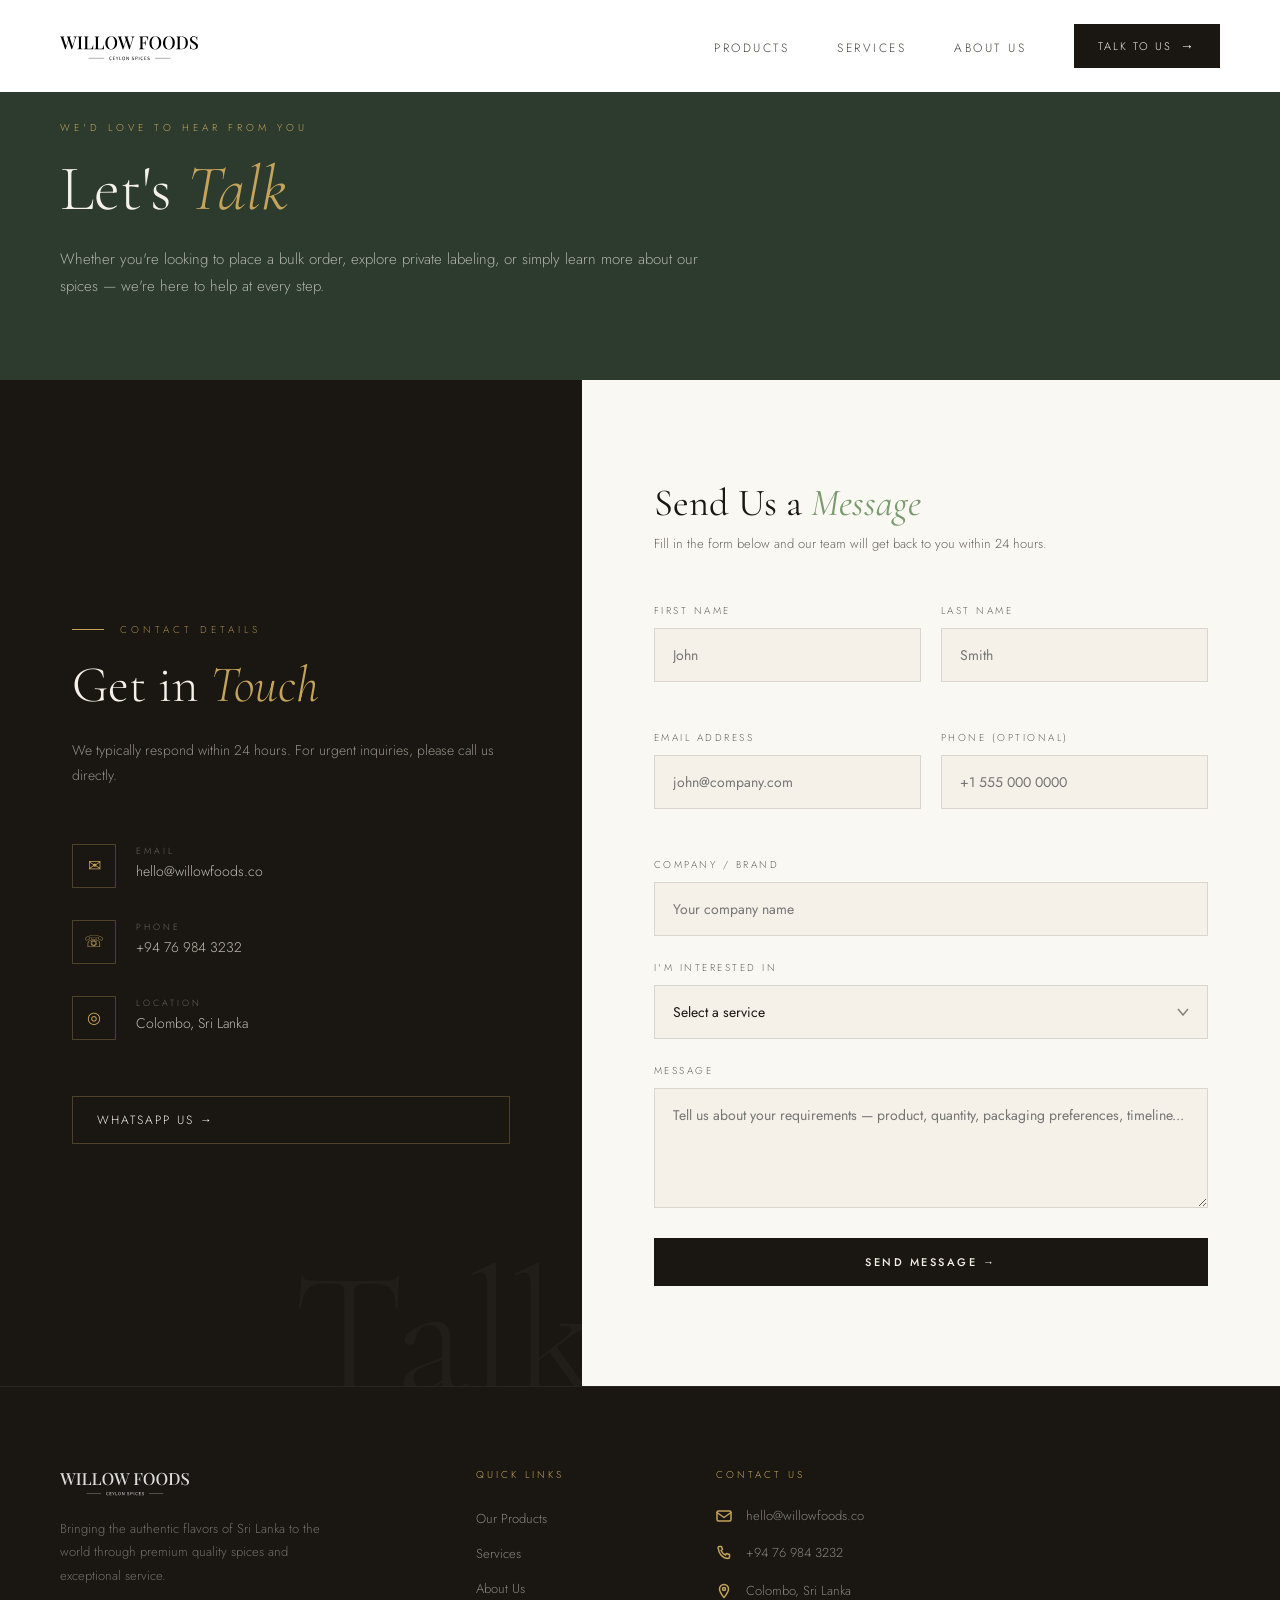
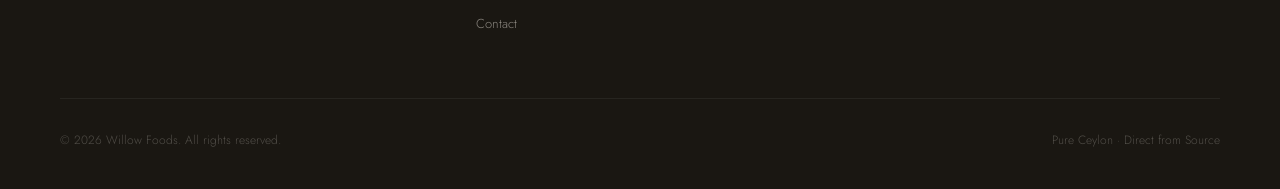
<file: contact.html>
<!DOCTYPE html>
<html lang="en">
<head>
<meta charset="UTF-8">
<meta name="viewport" content="width=device-width, initial-scale=1.0">
<title>Contact Us — Willow Foods</title>
<meta name="description" content="Get in touch with Willow Foods for bulk spice orders, private labeling inquiries, product samples or general questions. Based in Colombo, Sri Lanka.">
<meta property="og:title" content="Contact Us — Willow Foods">
<meta property="og:description" content="Contact Willow Foods for bulk spice orders, private labeling, product samples or any inquiries about our premium Ceylon spices.">
<meta property="og:type" content="website">
<meta property="og:image" content="https://images.unsplash.com/photo-1596040033229-a9821ebd058d?w=1200&q=80">
<link rel="canonical" href="https://willowfoods.co/contact.html">
<link rel="stylesheet" href="style.css">
<style>
.contact-layout { display:grid; grid-template-columns:1fr 1.2fr; min-height:700px; }
.contact-info { background:var(--dark); padding:100px 72px; display:flex; flex-direction:column; justify-content:center; position:relative; overflow:hidden; }
.contact-info::before { content:'Talk'; position:absolute; bottom:-40px; right:-20px; font-family:'Cormorant Garamond',serif; font-size:180px; font-weight:300; color:rgba(255,255,255,0.03); line-height:1; pointer-events:none; }
.contact-info-title { font-family:'Cormorant Garamond',serif; font-size:clamp(36px,4vw,56px); font-weight:300; color:var(--cream); line-height:1.1; margin-bottom:24px; }
.contact-info-title em { font-style:italic; color:var(--gold); }
.contact-info-sub { font-size:14px; line-height:1.8; color:rgba(245,240,232,0.55); margin-bottom:56px; }
.contact-detail { display:flex; align-items:flex-start; gap:20px; margin-bottom:32px; }
.contact-detail-icon { width:44px; height:44px; border:1px solid rgba(196,163,90,0.3); display:flex; align-items:center; justify-content:center; color:var(--gold); font-size:16px; flex-shrink:0; }
.contact-detail-content {}
.contact-detail-label { font-size:9px; letter-spacing:3px; text-transform:uppercase; color:rgba(245,240,232,0.35); margin-bottom:4px; }
.contact-detail-value { font-size:14px; color:rgba(245,240,232,0.75); line-height:1.5; }
.contact-divider { width:32px; height:1px; background:rgba(196,163,90,0.3); margin:40px 0; }

.contact-form-wrap { background:var(--warm-white); padding:100px 72px; display:flex; flex-direction:column; justify-content:center; }
.form-title { font-family:'Cormorant Garamond',serif; font-size:clamp(28px,3vw,40px); font-weight:400; color:var(--dark); margin-bottom:8px; }
.form-sub { font-size:13px; color:var(--text-light); margin-bottom:48px; line-height:1.6; }
.form-group { margin-bottom:24px; }
.form-row { display:grid; grid-template-columns:1fr 1fr; gap:20px; margin-bottom:24px; }
.form-group label { display:block; font-size:10px; letter-spacing:2.5px; text-transform:uppercase; color:var(--text-light); margin-bottom:10px; }
.form-group input, .form-group select, .form-group textarea {
  width:100%; border:1px solid var(--border); background:var(--cream); padding:16px 18px;
  font-family:'Jost',sans-serif; font-size:14px; color:var(--dark); outline:none; transition:border-color 0.3s;
}
.form-group input:focus, .form-group select:focus, .form-group textarea:focus { border-color:var(--gold); }
.form-group textarea { resize:vertical; min-height:120px; }
.form-group select { cursor:pointer; appearance:none; background-image:url("data:image/svg+xml,%3Csvg width='12' height='8' viewBox='0 0 12 8' fill='none' xmlns='http://www.w3.org/2000/svg'%3E%3Cpath d='M1 1L6 7L11 1' stroke='%238A8078' stroke-width='1.5'/%3E%3C/svg%3E"); background-repeat:no-repeat; background-position:right 18px center; }
.form-success { display:none; text-align:center; padding:48px 0; }
.form-success .success-icon { font-size:40px; color:var(--gold); margin-bottom:16px; }
.form-success h3 { font-family:'Cormorant Garamond',serif; font-size:28px; font-weight:400; color:var(--dark); margin-bottom:12px; }
.form-success p { font-size:14px; color:var(--text-light); line-height:1.7; }
.whatsapp-btn { display:inline-flex; align-items:center; gap:10px; margin-top:24px; padding:14px 24px; border:1px solid rgba(196,163,90,0.3); color:var(--cream); text-decoration:none; font-size:12px; letter-spacing:2px; text-transform:uppercase; transition:border-color 0.3s; }
.whatsapp-btn:hover { border-color:rgba(196,163,90,0.7); }
@media (max-width:768px) {
  .contact-layout { grid-template-columns:1fr; }
  .contact-info { padding:60px 24px; }
  .contact-info::before { font-size:120px; }
  .contact-form-wrap { padding:60px 24px; }
  .form-row { grid-template-columns:1fr; gap:0; }
  .whatsapp-btn { width:100%; justify-content:center; box-sizing:border-box; }
}
</style>
</head>
<body>
<a href="#main-content" class="skip-link">Skip to main content</a>
<div id="nav-placeholder"></div>

<section class="page-hero" id="main-content" style="--img:url('https://images.unsplash.com/photo-1578269174936-2709b6aeb913?w=1200&q=80');padding:120px 60px 80px;">
  <style>.page-hero::before{background-image:var(--img);}</style>
  <div class="page-hero-content">
    <div class="page-hero-eyebrow">We'd Love to Hear from You</div>
    <h1>Let's <em>Talk</em></h1>
    <p>Whether you're looking to place a bulk order, explore private labeling, or simply learn more about our spices — we're here to help at every step.</p>
  </div>
</section>



<div class="contact-layout">
  <div class="contact-info">
    <div class="section-label reveal" style="--gold:#C4A35A"><span style="color:rgba(196,163,90,0.8);font-size:10px;letter-spacing:4px;text-transform:uppercase;">Contact Details</span></div>
    <h2 class="contact-info-title reveal">Get in <em>Touch</em></h2>
    <p class="contact-info-sub reveal">We typically respond within 24 hours. For urgent inquiries, please call us directly.</p>

    <div class="contact-detail reveal">
      <div class="contact-detail-icon">✉</div>
      <div class="contact-detail-content">
        <div class="contact-detail-label">Email</div>
        <div class="contact-detail-value">hello@willowfoods.co</div>
      </div>
    </div>
    <div class="contact-detail reveal reveal-delay-1">
      <div class="contact-detail-icon">☏</div>
      <div class="contact-detail-content">
        <div class="contact-detail-label">Phone</div>
        <div class="contact-detail-value">+94 76 984 3232</div>
      </div>
    </div>
    <div class="contact-detail reveal reveal-delay-2">
      <div class="contact-detail-icon">◎</div>
      <div class="contact-detail-content">
        <div class="contact-detail-label">Location</div>
        <div class="contact-detail-value">Colombo, Sri Lanka</div>
      </div>
    </div>

    <a href="https://wa.me/94769843232" target="_blank" rel="noopener" class="whatsapp-btn reveal">WhatsApp Us →</a>

  </div>

  <div class="contact-form-wrap">
    <div id="formWrap">
      <h2 class="form-title reveal">Send Us a <em style="font-style:italic;color:var(--sage)">Message</em></h2>
      <p class="form-sub reveal">Fill in the form below and our team will get back to you within 24 hours.</p>
      <form id="contactForm" novalidate>
      <div class="form-row">
        <div class="form-group reveal"><label for="first-name">First Name</label><input id="first-name" type="text" name="first_name" placeholder="John" required></div>
        <div class="form-group reveal reveal-delay-1"><label for="last-name">Last Name</label><input id="last-name" type="text" name="last_name" placeholder="Smith"></div>
      </div>
      <div class="form-row">
        <div class="form-group reveal"><label for="email">Email Address</label><input id="email" type="email" name="email" placeholder="john@company.com" required></div>
        <div class="form-group reveal reveal-delay-1"><label for="phone">Phone (Optional)</label><input id="phone" type="tel" name="phone" placeholder="+1 555 000 0000"></div>
      </div>
      <div class="form-group reveal">
        <label for="company">Company / Brand</label>
        <input id="company" type="text" name="company" placeholder="Your company name">
      </div>
      <div class="form-group reveal">
        <label for="service">I'm Interested In</label>
        <select id="service" name="interest">
          <option value="">Select a service</option>
          <option>Bulk Exporting</option>
          <option>Private Labeling</option>
          <option>Product Samples</option>
          <option>Worldwide Shipping</option>
          <option>General Inquiry</option>
        </select>
      </div>
      <div class="form-group reveal">
        <label for="message">Message</label>
        <textarea id="message" name="message" placeholder="Tell us about your requirements — product, quantity, packaging preferences, timeline..."></textarea>
      </div>
      <div class="reveal">
        <button type="submit" class="btn-dark" id="submitBtn">Send Message →</button>
      </div>
      </form>
    </div>
    <div class="form-success" id="formSuccess">
      <div class="success-icon">✓</div>
      <h3>Message Received</h3>
      <p>Thank you for reaching out to Willow Foods.<br>Our team will be in touch within 24 hours.</p>
    </div>
  </div>
</div>

<div id="footer-placeholder"></div>
<script src="shared.js"></script>
<script>
injectNav();injectFooter();initReveal();
document.getElementById('contactForm').addEventListener('submit', async function(e) {
  e.preventDefault();
  const fields = { 'first-name': 'First name', 'last-name': 'Last name', email: 'Email address', company: 'Company name', message: 'Message' };
  let valid = true;
  document.querySelectorAll('.form-error').forEach(e => e.remove());
  document.querySelectorAll('.form-group input, .form-group textarea').forEach(el => el.style.borderColor = '');
  for (const [id, label] of Object.entries(fields)) {
    const el = document.getElementById(id);
    if (!el || !el.value.trim()) {
      valid = false;
      const err = document.createElement('div');
      err.className = 'form-error';
      err.style = 'font-size:12px;color:#8B3A1C;margin-top:6px;';
      err.textContent = label + ' is required';
      el.parentNode.appendChild(err);
      el.style.borderColor = '#8B3A1C';
    }
  }
  if (!valid) return;
  const btn = document.getElementById('submitBtn');
  btn.textContent = 'Sending…';
  btn.disabled = true;
  const data = new FormData(this);
  const res = await fetch('https://formspree.io/f/mkopwlae', { method: 'POST', body: data, headers: { 'Accept': 'application/json' } });
  if (res.ok) {
    document.getElementById('formWrap').style.display = 'none';
    document.getElementById('formSuccess').style.display = 'block';
  } else {
    btn.textContent = 'Send Message →';
    btn.disabled = false;
    alert('Something went wrong. Please try again or email us directly at hello@willowfoods.co');
  }
});
</script>
</body>
</html>
</file>
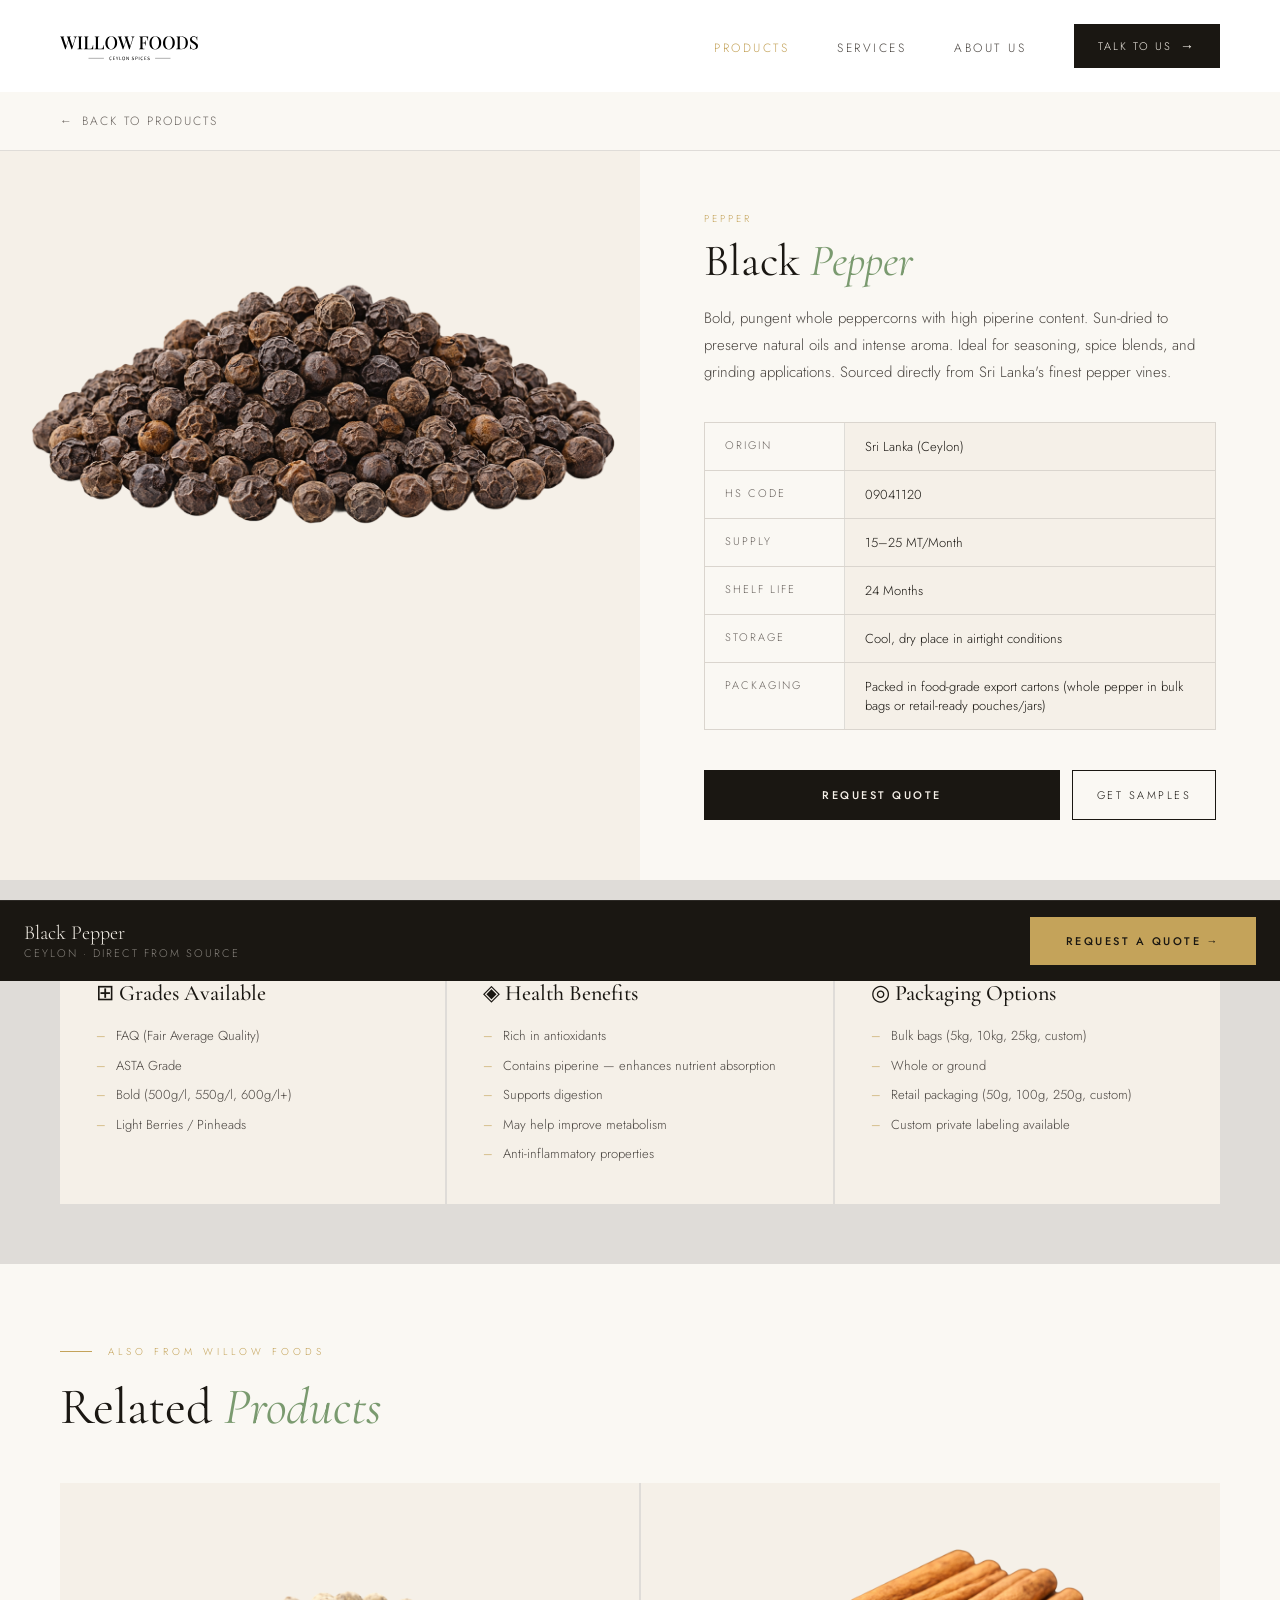
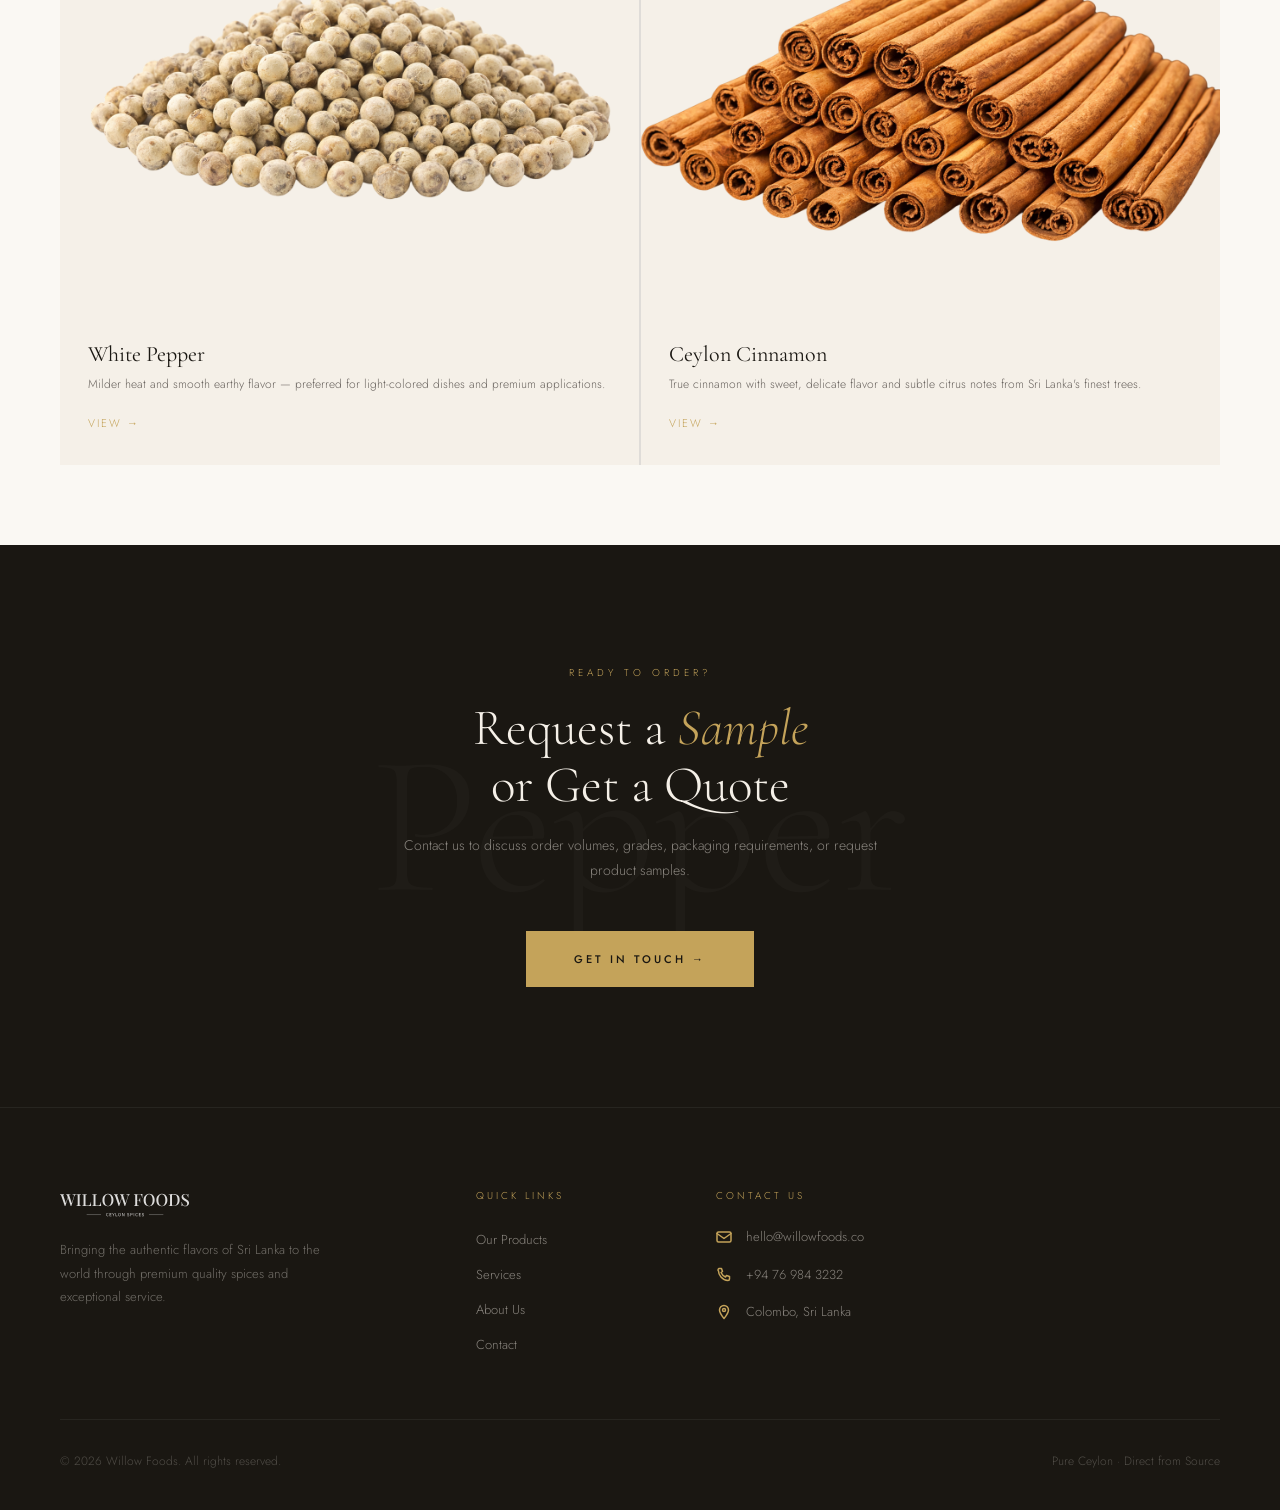
<file: product-black-pepper.html>
<!DOCTYPE html>
<html lang="en">
<head>
<meta charset="UTF-8">
<meta name="viewport" content="width=device-width, initial-scale=1.0">
<title>Black Pepper — Willow Foods</title>
<meta name="description" content="Premium Ceylon black pepper. FAQ and ASTA grades, bold 500g/l+. 15–25 MT/month supply from Sri Lanka. Bulk export and private labeling.">
<meta property="og:title" content="Black Pepper — Willow Foods">
<meta property="og:description" content="Bold Ceylon black pepper with high piperine content. FAQ and ASTA grades, bulk export and private labeling from Sri Lanka.">
<meta property="og:type" content="website">
<meta property="og:image" content="https://willowfoods.co/images/black-pepper.png">
<link rel="canonical" href="https://willowfoods.co/product-black-pepper.html">
<link rel="stylesheet" href="style.css">
<style>
.product-layout{display:grid;grid-template-columns:1fr 1fr;gap:0;min-height:600px;}
.product-gallery{background:var(--cream);position:relative;overflow:hidden;}
.gallery-main{width:100%;height:520px;overflow:hidden;}
.gallery-main img{width:100%;height:100%;object-fit:cover;transition:transform 0.8s;}
.gallery-main:hover img{transform:scale(1.04);}
.gallery-thumbs{display:grid;grid-template-columns:repeat(4,1fr);gap:3px;padding:3px;background:var(--border);}
.gallery-thumb{aspect-ratio:1;overflow:hidden;cursor:pointer;opacity:0.6;transition:opacity 0.3s;}
.gallery-thumb.active{opacity:1;outline:2px solid var(--gold);}
.gallery-thumb:hover{opacity:1;}
.gallery-thumb img{width:100%;height:100%;object-fit:cover;}
.product-details{padding:60px 64px;display:flex;flex-direction:column;background:var(--warm-white);}
.product-details h1{font-family:'Cormorant Garamond',serif;font-size:clamp(36px,3.5vw,54px);font-weight:400;line-height:1.05;color:var(--dark);margin-bottom:20px;}
.product-lead{font-size:15px;line-height:1.8;color:var(--text-mid);margin-bottom:36px;}
.product-specs{background:var(--cream);border:1px solid var(--border);padding:0;margin-bottom:32px;}
.spec-row{display:grid;grid-template-columns:140px 1fr;border-bottom:1px solid var(--border);}
.spec-row:last-child{border-bottom:none;}
.spec-label{padding:14px 20px;font-size:11px;letter-spacing:2px;text-transform:uppercase;color:var(--text-light);background:var(--warm-white);border-right:1px solid var(--border);}
.spec-val{padding:14px 20px;font-size:13px;color:var(--dark);}
.product-cta-area{display:flex;gap:12px;margin-top:8px;}
.product-info-grid{display:grid;grid-template-columns:repeat(3,1fr);gap:2px;background:var(--border);padding:60px 60px;}
.info-card{background:var(--cream);padding:40px 36px;}
.info-card-title{font-family:'Cormorant Garamond',serif;font-size:22px;font-weight:500;color:var(--dark);margin-bottom:20px;}
.info-list{list-style:none;display:flex;flex-direction:column;gap:10px;}
.info-list li{font-size:13px;color:var(--text-mid);display:flex;align-items:flex-start;gap:10px;line-height:1.5;}
.info-list li::before{content:'–';color:var(--gold);flex-shrink:0;}
.related-products{padding:80px 60px;background:var(--warm-white);}
.related-grid{display:grid;grid-template-columns:repeat(2,1fr);gap:2px;background:var(--border);margin-top:48px;}
.related-card{background:var(--cream);overflow:hidden;text-decoration:none;display:block;}
.related-img{aspect-ratio:4/3;overflow:hidden;}
.related-img img{width:100%;height:100%;object-fit:cover;transition:transform 0.6s;display:block;}
.related-card:hover .related-img img{transform:scale(1.06);}
.related-info{padding:24px 28px 32px;}
.related-name{font-family:'Cormorant Garamond',serif;font-size:22px;font-weight:400;color:var(--dark);margin-bottom:8px;}
.related-desc{font-size:12px;line-height:1.6;color:var(--text-light);margin-bottom:16px;}
.related-link{font-size:11px;letter-spacing:2px;text-transform:uppercase;color:var(--gold);}
@media (max-width:768px) {
  .product-layout { grid-template-columns:1fr; }
  .gallery-main { height:280px; }
  .product-details { padding:40px 24px; }
  .product-cta-area { flex-direction:column; }
  .product-info-grid { grid-template-columns:1fr; padding:40px 24px; }
  .related-products { padding:60px 24px; }
  .related-grid { grid-template-columns:1fr; }
}
</style>
</head>
<body>
<a href="#main-content" class="skip-link">Skip to main content</a>
<div id="nav-placeholder"></div>
<a href="/products" class="back-link">Back to Products</a>

<div class="product-layout" id="main-content">
  <div class="product-gallery">
    <div class="gallery-main">
      <img src="images/black-pepper.png" alt="Black Pepper" id="mainImg" loading="eager" fetchpriority="high" width="800" height="600">
    </div>
  </div>
  <div class="product-details">
    <div style="font-size:10px;letter-spacing:3px;text-transform:uppercase;color:var(--gold);margin-bottom:12px">Pepper</div>
    <h1>Black <em style="font-style:italic;color:var(--sage)">Pepper</em></h1>
    <p class="product-lead">Bold, pungent whole peppercorns with high piperine content. Sun-dried to preserve natural oils and intense aroma. Ideal for seasoning, spice blends, and grinding applications. Sourced directly from Sri Lanka's finest pepper vines.</p>
    <div class="product-specs">
      <div class="spec-row"><span class="spec-label">Origin</span><span class="spec-val">Sri Lanka (Ceylon)</span></div>
      <div class="spec-row"><span class="spec-label">HS Code</span><span class="spec-val">09041120</span></div>
      <div class="spec-row"><span class="spec-label">Supply</span><span class="spec-val">15–25 MT/Month</span></div>
      <div class="spec-row"><span class="spec-label">Shelf Life</span><span class="spec-val">24 Months</span></div>
      <div class="spec-row"><span class="spec-label">Storage</span><span class="spec-val">Cool, dry place in airtight conditions</span></div>
      <div class="spec-row"><span class="spec-label">Packaging</span><span class="spec-val">Packed in food-grade export cartons (whole pepper in bulk bags or retail-ready pouches/jars)</span></div>
    </div>
    <div class="product-cta-area">
      <a href="/contact" class="btn-dark" style="flex:1">Request Quote</a>
      <a href="/contact" class="btn-outline-dark" style="padding:16px 24px">Get Samples</a>
    </div>
  </div>
</div>

<div class="product-info-grid">
  <div class="info-card reveal">
    <div class="info-card-title">⊞ Grades Available</div>
    <ul class="info-list">
      <li>FAQ (Fair Average Quality)</li>
      <li>ASTA Grade</li>
      <li>Bold (500g/l, 550g/l, 600g/l+)</li>
      <li>Light Berries / Pinheads</li>
    </ul>
  </div>
  <div class="info-card reveal reveal-delay-1">
    <div class="info-card-title">◈ Health Benefits</div>
    <ul class="info-list">
      <li>Rich in antioxidants</li>
      <li>Contains piperine — enhances nutrient absorption</li>
      <li>Supports digestion</li>
      <li>May help improve metabolism</li>
      <li>Anti-inflammatory properties</li>
    </ul>
  </div>
  <div class="info-card reveal reveal-delay-2">
    <div class="info-card-title">◎ Packaging Options</div>
    <ul class="info-list">
      <li>Bulk bags (5kg, 10kg, 25kg, custom)</li>
      <li>Whole or ground</li>
      <li>Retail packaging (50g, 100g, 250g, custom)</li>
      <li>Custom private labeling available</li>
    </ul>
  </div>
</div>

<section class="related-products">
  <div class="section-label reveal"><span>Also From Willow Foods</span></div>
  <h2 class="section-title reveal">Related <em>Products</em></h2>
  <div class="related-grid">
    <a href="/product-white-pepper" class="related-card reveal">
      <div class="related-img"><img src="images/white-pepper.png" alt="White Pepper" loading="lazy" width="800" height="600"></div>
      <div class="related-info"><div class="related-name">White Pepper</div><div class="related-desc">Milder heat and smooth earthy flavor — preferred for light-colored dishes and premium applications.</div><span class="related-link">View →</span></div>
    </a>
    <a href="/product-cinnamon" class="related-card reveal reveal-delay-1">
      <div class="related-img"><img src="images/cin.png" alt="Ceylon Cinnamon" loading="lazy" width="800" height="600"></div>
      <div class="related-info"><div class="related-name">Ceylon Cinnamon</div><div class="related-desc">True cinnamon with sweet, delicate flavor and subtle citrus notes from Sri Lanka's finest trees.</div><span class="related-link">View →</span></div>
    </a>
  </div>
</section>

<section class="cta-section">
  <div class="cta-bg-text">Pepper</div>
  <div class="cta-eyebrow reveal">Ready to Order?</div>
  <h2 class="cta-title reveal">Request a <em>Sample</em><br>or Get a Quote</h2>
  <p class="cta-sub reveal">Contact us to discuss order volumes, grades, packaging requirements, or request product samples.</p>
  <div class="cta-btn-wrap reveal"><a href="/contact" class="btn-cta">Get in Touch →</a></div>
</section>

<div id="footer-placeholder"></div>
<script src="shared.js"></script>
<script type="application/ld+json">{"@context":"https://schema.org","@type":"Product","name":"Black Pepper","description":"Premium Ceylon black pepper. FAQ and ASTA grades, bold 500g/l+. Sourced from Sri Lanka.","brand":{"@type":"Brand","name":"Willow Foods"},"offers":{"@type":"AggregateOffer","priceCurrency":"USD","availability":"https://schema.org/InStock"}}</script>
<script>
injectNav();injectFooter();initReveal();
function switchImg(thumb,src){document.querySelectorAll('.gallery-thumb').forEach(t=>t.classList.remove('active'));thumb.classList.add('active');document.getElementById('mainImg').src=src;}
</script>
<div class="sticky-cta" id="stickyCta">
  <div><div class="sticky-cta-name">Black Pepper</div><div class="sticky-cta-sub">Ceylon · Direct from Source</div></div>
  <a href="/contact" class="btn-primary">Request a Quote →</a>
</div>
<script>
window.addEventListener('scroll', () => {
  document.getElementById('stickyCta').classList.toggle('visible', window.scrollY > 400);
});
</script>
</body>
</html>
</file>
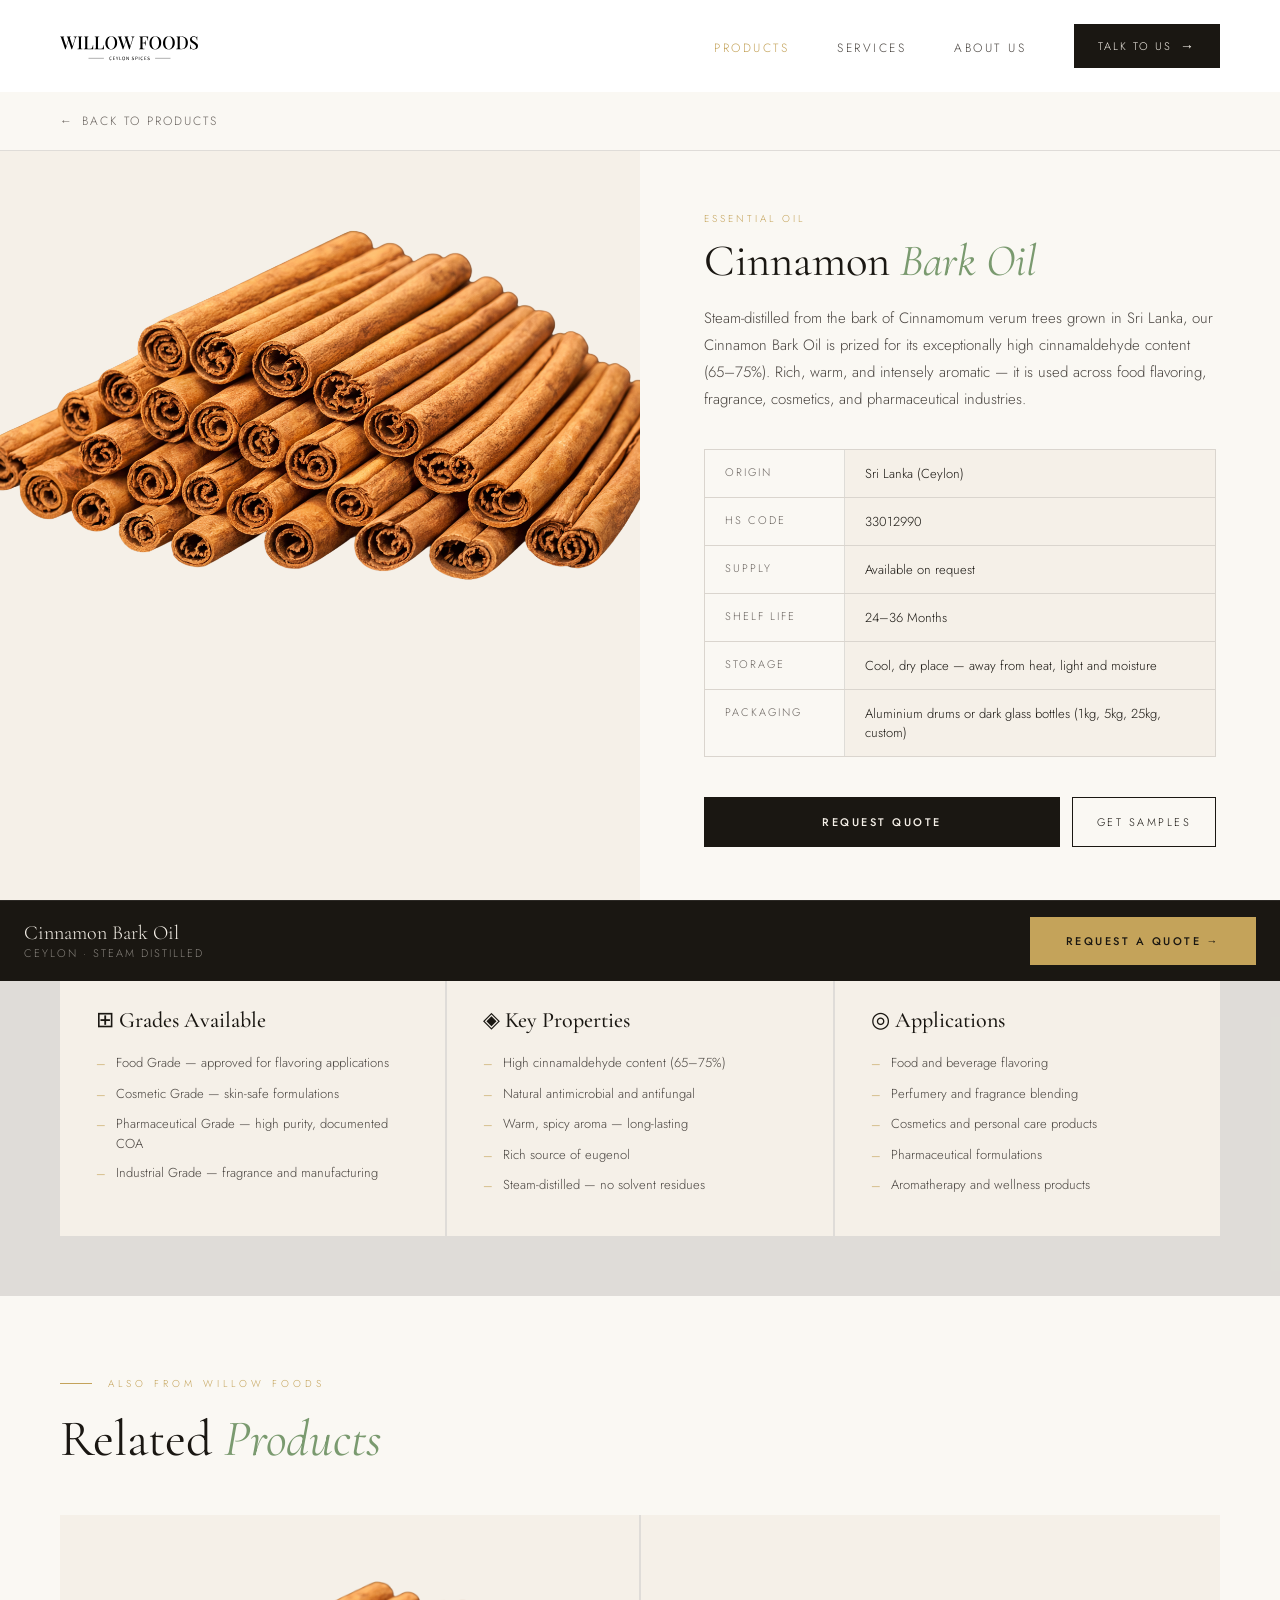
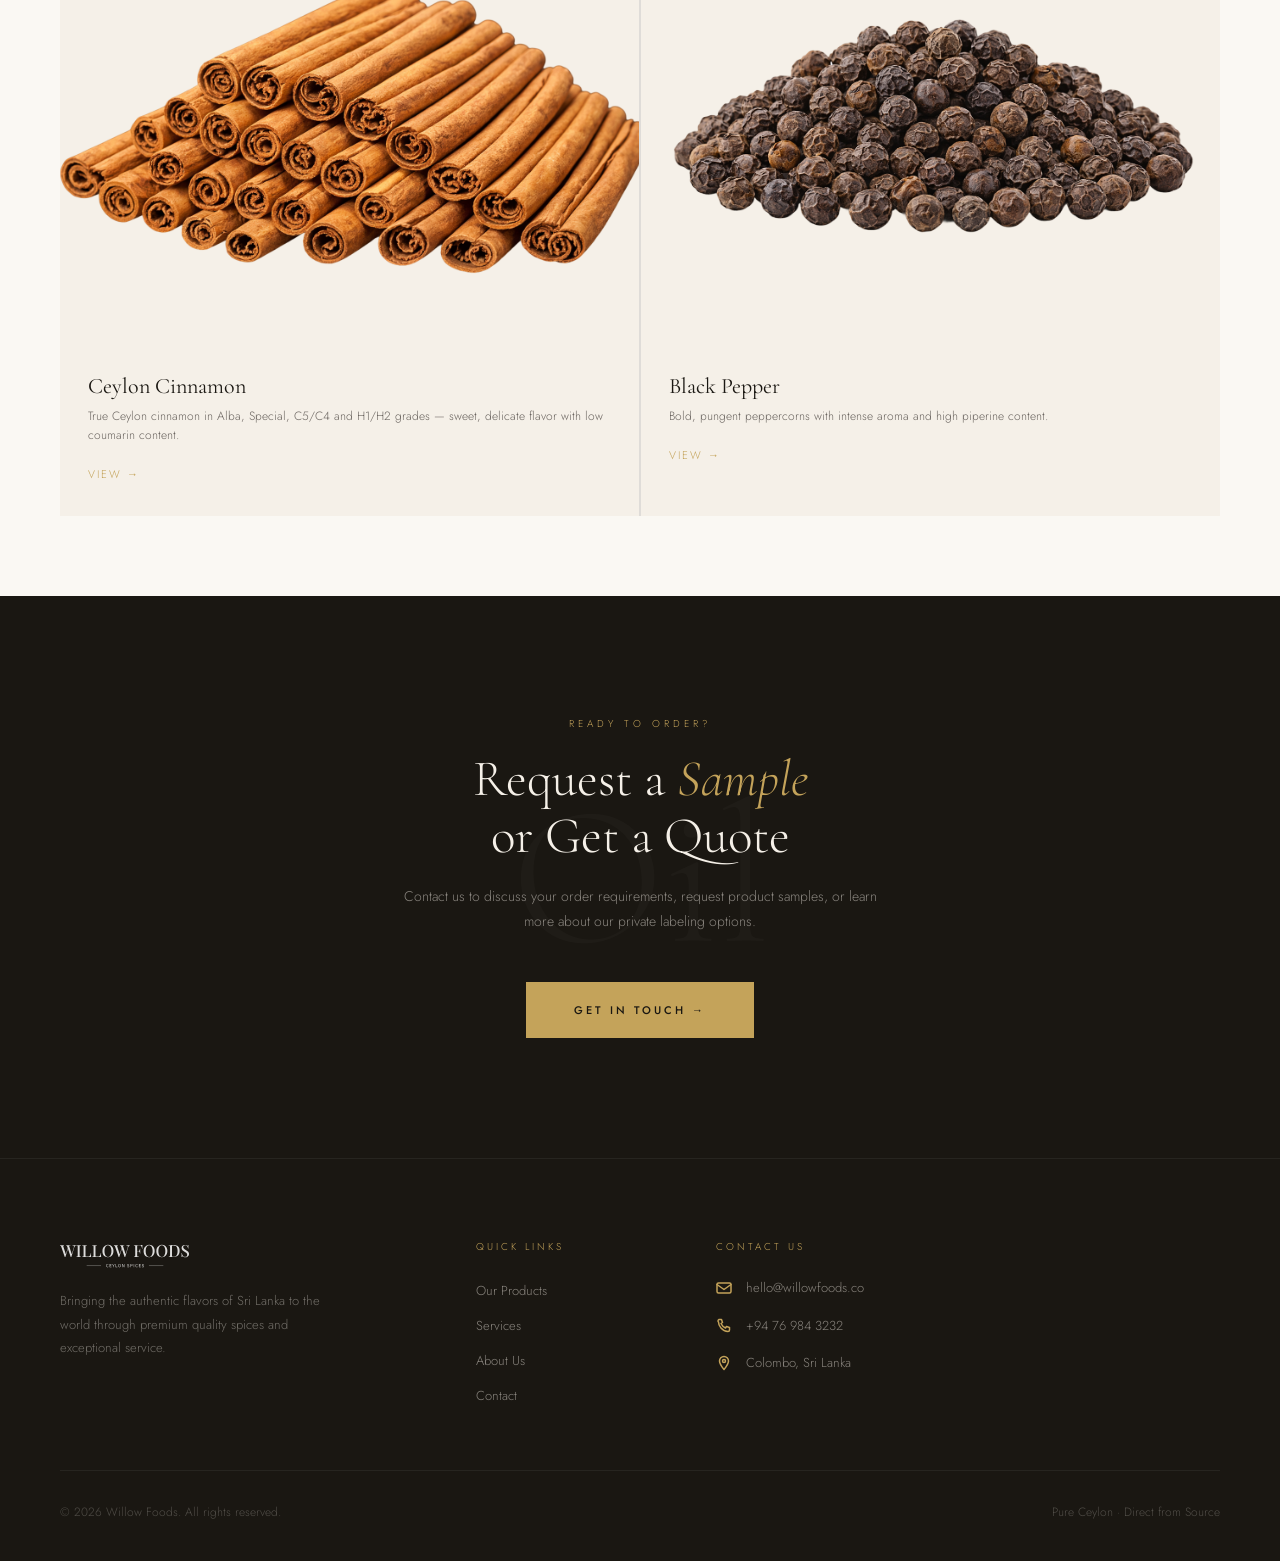
<file: product-cinnamon-bark-oil.html>
<!DOCTYPE html>
<html lang="en">
<head>
<meta charset="UTF-8">
<meta name="viewport" content="width=device-width, initial-scale=1.0">
<title>Cinnamon Bark Oil — Willow Foods</title>
<meta name="description" content="Ceylon Cinnamon Bark Oil (Cinnamomum verum) steam-distilled in Sri Lanka. High cinnamaldehyde content. Food grade, cosmetic grade and pharmaceutical grade available. Bulk export and private labeling.">
<meta property="og:title" content="Cinnamon Bark Oil — Willow Foods">
<meta property="og:description" content="Premium Ceylon Cinnamon Bark Oil steam-distilled from Cinnamomum verum. High cinnamaldehyde content, sourced directly from Sri Lanka.">
<meta property="og:type" content="website">
<meta property="og:image" content="https://willowfoods.co/images/cin.png">
<link rel="canonical" href="https://willowfoods.co/product-cinnamon-bark-oil.html">
<link rel="stylesheet" href="style.css">
<style>
.product-layout { display:grid; grid-template-columns:1fr 1fr; gap:0; min-height:600px; }
.product-gallery { background:var(--cream); position:relative; overflow:hidden; }
.gallery-main { width:100%; height:520px; overflow:hidden; }
.gallery-main img { width:100%; height:100%; object-fit:cover; transition:transform 0.8s; }
.gallery-main:hover img { transform:scale(1.04); }
.gallery-thumbs { display:grid; grid-template-columns:repeat(4,1fr); gap:3px; padding:3px; background:var(--border); }
.gallery-thumb { aspect-ratio:1; overflow:hidden; cursor:pointer; opacity:0.6; transition:opacity 0.3s; }
.gallery-thumb.active { opacity:1; outline:2px solid var(--gold); }
.gallery-thumb:hover { opacity:1; }
.gallery-thumb img { width:100%; height:100%; object-fit:cover; }

.product-details { padding:60px 64px; display:flex; flex-direction:column; justify-content:flex-start; background:var(--warm-white); }
.product-details h1 { font-family:'Cormorant Garamond',serif; font-size:clamp(36px,3.5vw,54px); font-weight:400; line-height:1.05; color:var(--dark); margin-bottom:20px; }
.product-lead { font-size:15px; line-height:1.8; color:var(--text-mid); margin-bottom:36px; }
.product-specs { background:var(--cream); border:1px solid var(--border); padding:0; margin-bottom:32px; }
.spec-row { display:grid; grid-template-columns:140px 1fr; border-bottom:1px solid var(--border); }
.spec-row:last-child { border-bottom:none; }
.spec-label { padding:14px 20px; font-size:11px; letter-spacing:2px; text-transform:uppercase; color:var(--text-light); background:var(--warm-white); border-right:1px solid var(--border); }
.spec-val { padding:14px 20px; font-size:13px; color:var(--dark); }
.product-cta-area { display:flex; gap:12px; margin-top:8px; }

.product-info-grid { display:grid; grid-template-columns:repeat(3,1fr); gap:2px; background:var(--border); padding:60px 60px; }
.info-card { background:var(--cream); padding:40px 36px; }
.info-card-icon { font-size:20px; color:var(--sage); margin-bottom:20px; }
.info-card-title { font-family:'Cormorant Garamond',serif; font-size:22px; font-weight:500; color:var(--dark); margin-bottom:20px; display:flex; align-items:center; gap:10px; }
.info-list { list-style:none; display:flex; flex-direction:column; gap:10px; }
.info-list li { font-size:13px; color:var(--text-mid); display:flex; align-items:flex-start; gap:10px; line-height:1.5; }
.info-list li::before { content:'–'; color:var(--gold); flex-shrink:0; margin-top:1px; }

.related-products { padding:80px 60px; background:var(--warm-white); }
.related-grid { display:grid; grid-template-columns:repeat(2,1fr); gap:2px; background:var(--border); margin-top:48px; }
.related-card { background:var(--cream); overflow:hidden; text-decoration:none; display:block; }
.related-img { aspect-ratio:4/3; overflow:hidden; }
.related-img img { width:100%;height:100%;object-fit:cover;transition:transform 0.6s;display:block; }
.related-card:hover .related-img img { transform:scale(1.06); }
.related-info { padding:24px 28px 32px; }
.related-name { font-family:'Cormorant Garamond',serif; font-size:22px; font-weight:400; color:var(--dark); margin-bottom:8px; }
.related-desc { font-size:12px; line-height:1.6; color:var(--text-light); margin-bottom:16px; }
.related-link { font-size:11px; letter-spacing:2px; text-transform:uppercase; color:var(--gold); }
@media (max-width:768px) {
  .product-layout { grid-template-columns:1fr; }
  .gallery-main { height:280px; }
  .gallery-thumbs { grid-template-columns:repeat(4,1fr); }
  .product-details { padding:40px 24px; }
  .product-cta-area { flex-direction:column; }
  .product-info-grid { grid-template-columns:1fr; padding:40px 24px; }
  .related-products { padding:60px 24px; }
  .related-grid { grid-template-columns:1fr; }
}
</style>
</head>
<body>
<a href="#main-content" class="skip-link">Skip to main content</a>
<div id="nav-placeholder"></div>
<a href="/products" class="back-link">Back to Products</a>

<div class="product-layout" id="main-content">
  <div class="product-gallery">
    <div class="gallery-main" id="galleryMain">
      <img src="images/cin.png" alt="Cinnamon Bark Oil" id="mainImg" loading="eager" fetchpriority="high" width="800" height="600">
    </div>
  </div>
  <div class="product-details">
    <div style="font-size:10px;letter-spacing:3px;text-transform:uppercase;color:var(--gold);margin-bottom:12px">Essential Oil</div>
    <h1>Cinnamon <em style="font-style:italic;color:var(--sage)">Bark Oil</em></h1>
    <p class="product-lead">Steam-distilled from the bark of Cinnamomum verum trees grown in Sri Lanka, our Cinnamon Bark Oil is prized for its exceptionally high cinnamaldehyde content (65–75%). Rich, warm, and intensely aromatic — it is used across food flavoring, fragrance, cosmetics, and pharmaceutical industries.</p>
    <div class="product-specs">
      <div class="spec-row"><span class="spec-label">Origin</span><span class="spec-val">Sri Lanka (Ceylon)</span></div>
      <div class="spec-row"><span class="spec-label">HS Code</span><span class="spec-val">33012990</span></div>
      <div class="spec-row"><span class="spec-label">Supply</span><span class="spec-val">Available on request</span></div>
      <div class="spec-row"><span class="spec-label">Shelf Life</span><span class="spec-val">24–36 Months</span></div>
      <div class="spec-row"><span class="spec-label">Storage</span><span class="spec-val">Cool, dry place — away from heat, light and moisture</span></div>
      <div class="spec-row"><span class="spec-label">Packaging</span><span class="spec-val">Aluminium drums or dark glass bottles (1kg, 5kg, 25kg, custom)</span></div>
    </div>
    <div class="product-cta-area">
      <a href="/contact" class="btn-dark" style="flex:1">Request Quote</a>
      <a href="/contact" class="btn-outline-dark" style="padding:16px 24px">Get Samples</a>
    </div>
  </div>
</div>

<div class="product-info-grid">
  <div class="info-card reveal">
    <div class="info-card-title">⊞ Grades Available</div>
    <ul class="info-list">
      <li>Food Grade — approved for flavoring applications</li>
      <li>Cosmetic Grade — skin-safe formulations</li>
      <li>Pharmaceutical Grade — high purity, documented COA</li>
      <li>Industrial Grade — fragrance and manufacturing</li>
    </ul>
  </div>
  <div class="info-card reveal reveal-delay-1">
    <div class="info-card-title">◈ Key Properties</div>
    <ul class="info-list">
      <li>High cinnamaldehyde content (65–75%)</li>
      <li>Natural antimicrobial and antifungal</li>
      <li>Warm, spicy aroma — long-lasting</li>
      <li>Rich source of eugenol</li>
      <li>Steam-distilled — no solvent residues</li>
    </ul>
  </div>
  <div class="info-card reveal reveal-delay-2">
    <div class="info-card-title">◎ Applications</div>
    <ul class="info-list">
      <li>Food and beverage flavoring</li>
      <li>Perfumery and fragrance blending</li>
      <li>Cosmetics and personal care products</li>
      <li>Pharmaceutical formulations</li>
      <li>Aromatherapy and wellness products</li>
    </ul>
  </div>
</div>

<section class="related-products">
  <div class="section-label reveal"><span>Also From Willow Foods</span></div>
  <h2 class="section-title reveal">Related <em>Products</em></h2>
  <div class="related-grid">
    <a href="/product-cinnamon" class="related-card reveal">
      <div class="related-img"><img src="images/cin.png" alt="Ceylon Cinnamon" loading="lazy" width="800" height="600"></div>
      <div class="related-info"><div class="related-name">Ceylon Cinnamon</div><div class="related-desc">True Ceylon cinnamon in Alba, Special, C5/C4 and H1/H2 grades — sweet, delicate flavor with low coumarin content.</div><span class="related-link">View →</span></div>
    </a>
    <a href="/product-black-pepper" class="related-card reveal reveal-delay-1">
      <div class="related-img"><img src="images/black-pepper.png" alt="Black Pepper" loading="lazy" width="800" height="600"></div>
      <div class="related-info"><div class="related-name">Black Pepper</div><div class="related-desc">Bold, pungent peppercorns with intense aroma and high piperine content.</div><span class="related-link">View →</span></div>
    </a>
  </div>
</section>

<section class="cta-section">
  <div class="cta-bg-text">Oil</div>
  <div class="cta-eyebrow reveal">Ready to Order?</div>
  <h2 class="cta-title reveal">Request a <em>Sample</em><br>or Get a Quote</h2>
  <p class="cta-sub reveal">Contact us to discuss your order requirements, request product samples, or learn more about our private labeling options.</p>
  <div class="cta-btn-wrap reveal"><a href="/contact" class="btn-cta">Get in Touch →</a></div>
</section>

<div id="footer-placeholder"></div>
<script src="shared.js"></script>
<script type="application/ld+json">{"@context":"https://schema.org","@type":"Product","name":"Cinnamon Bark Oil","description":"Steam-distilled Ceylon Cinnamon Bark Oil from Sri Lanka. High cinnamaldehyde content. Food, cosmetic and pharmaceutical grades available.","brand":{"@type":"Brand","name":"Willow Foods"},"offers":{"@type":"AggregateOffer","priceCurrency":"USD","availability":"https://schema.org/InStock"}}</script>
<script>
injectNav();injectFooter();initReveal();
function switchImg(thumb, src) {
  document.querySelectorAll('.gallery-thumb').forEach(t=>t.classList.remove('active'));
  thumb.classList.add('active');
  document.getElementById('mainImg').src = src;
}
</script>
<div class="sticky-cta" id="stickyCta">
  <div><div class="sticky-cta-name">Cinnamon Bark Oil</div><div class="sticky-cta-sub">Ceylon · Steam Distilled</div></div>
  <a href="/contact" class="btn-primary">Request a Quote →</a>
</div>
<script>
window.addEventListener('scroll', () => {
  document.getElementById('stickyCta').classList.toggle('visible', window.scrollY > 400);
});
</script>
</body>
</html>
</file>
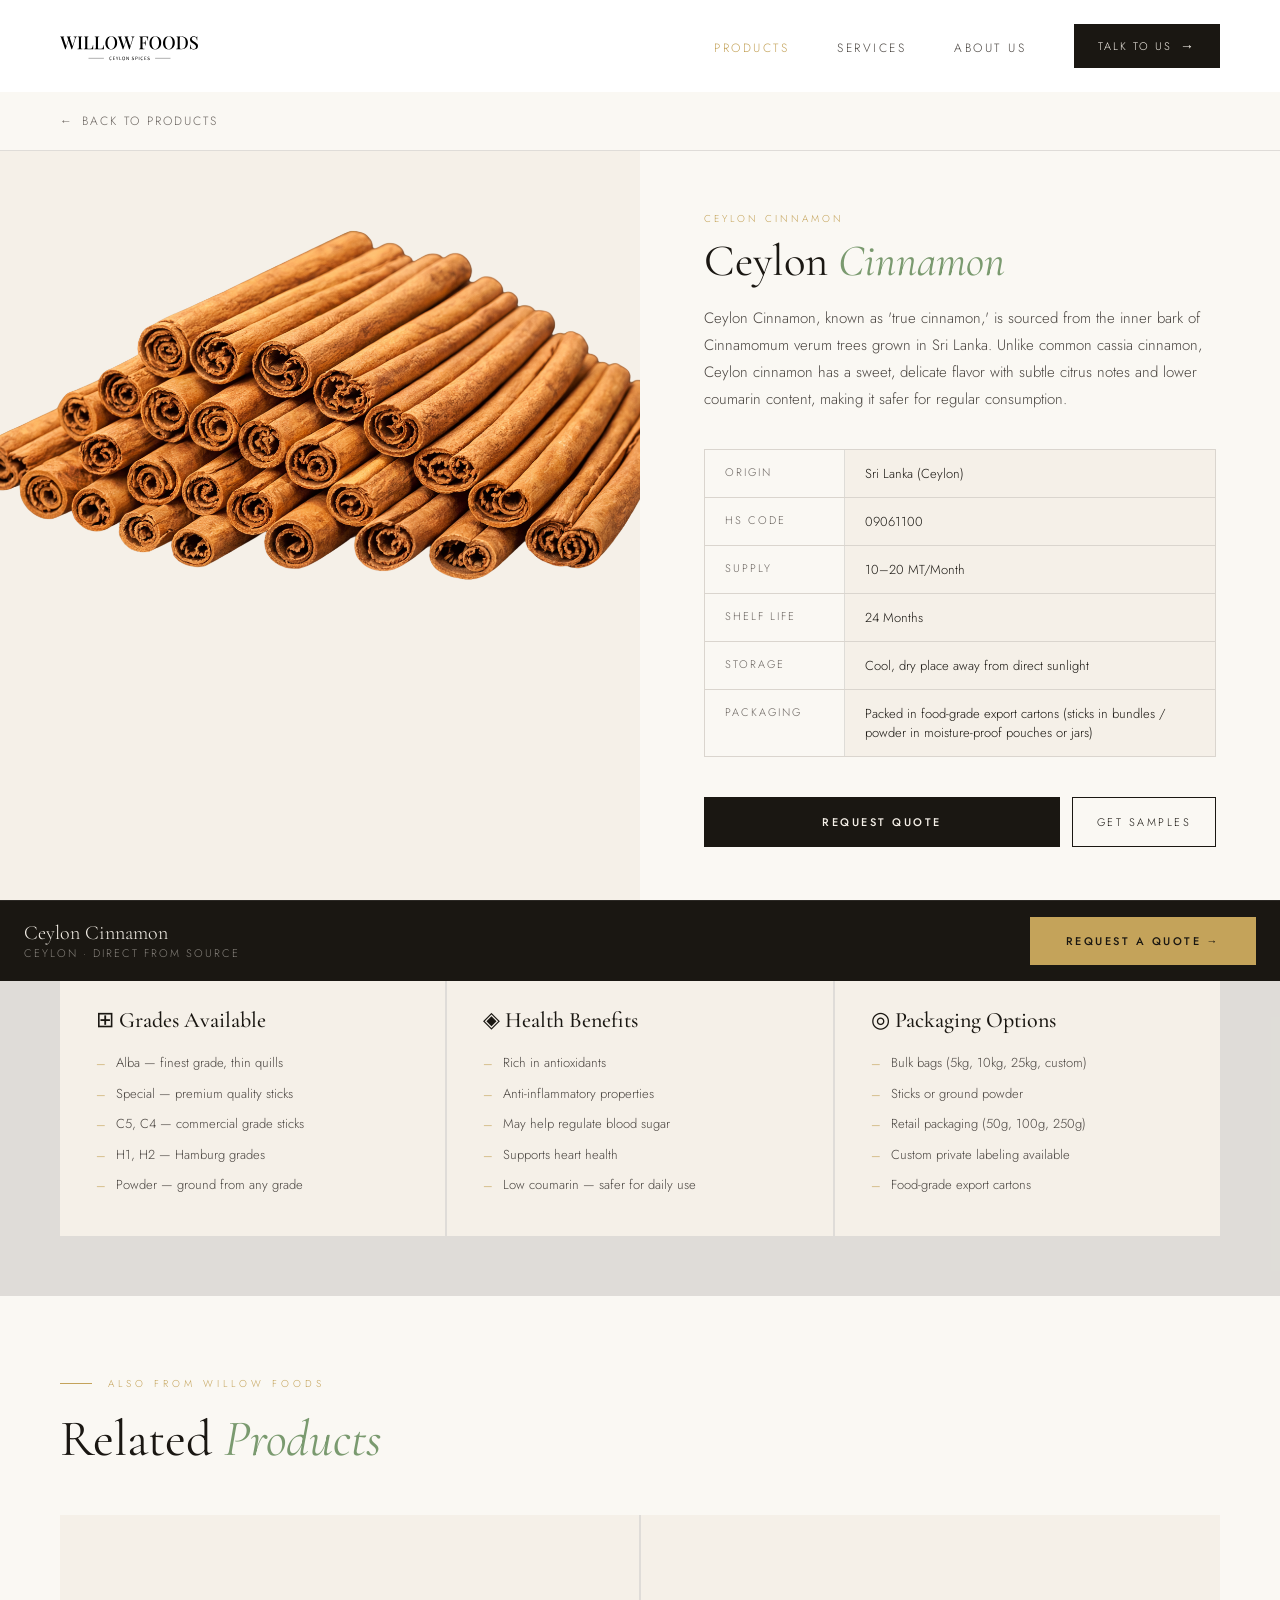
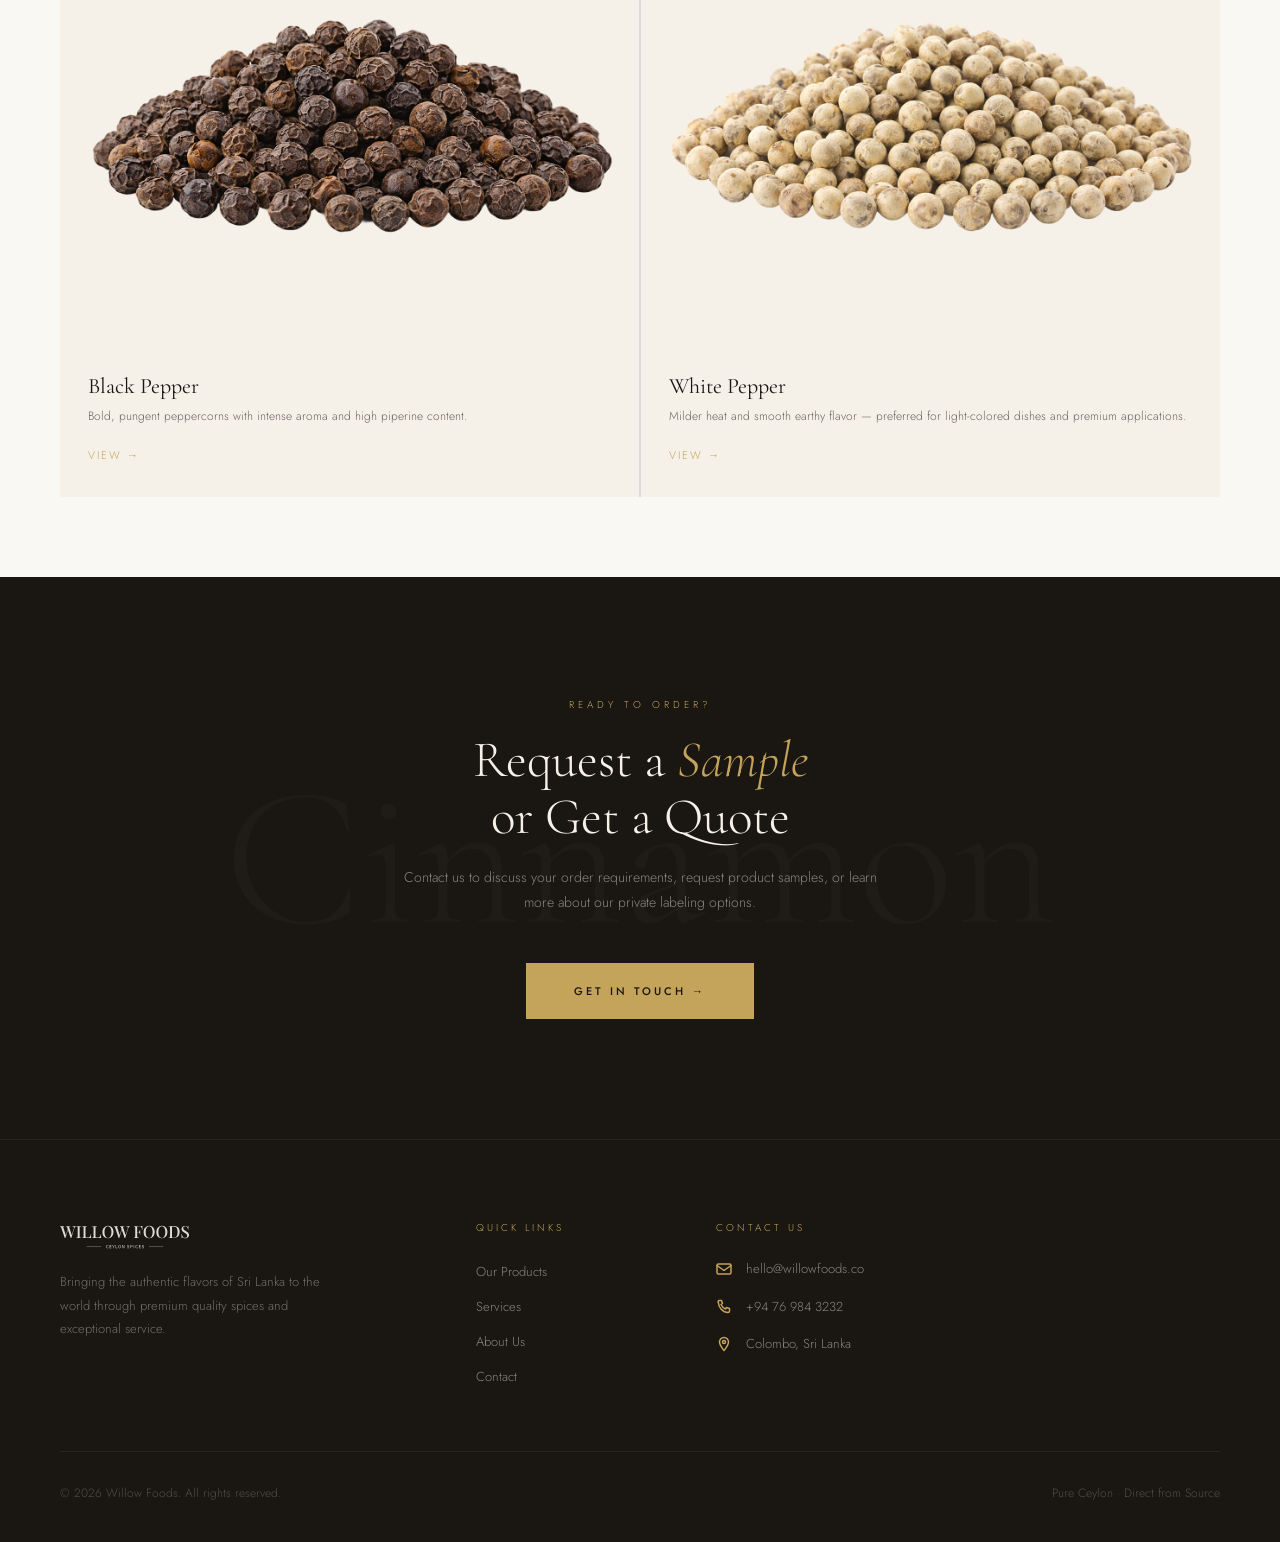
<file: product-cinnamon.html>
<!DOCTYPE html>
<html lang="en">
<head>
<meta charset="UTF-8">
<meta name="viewport" content="width=device-width, initial-scale=1.0">
<title>Ceylon Cinnamon — Willow Foods</title>
<meta name="description" content="Ceylon Cinnamon (Cinnamomum verum) sourced direct from Sri Lanka. Alba, Special, C5/C4 and H1/H2 grades. 10–20 MT/month supply. Private labeling available.">
<meta property="og:title" content="Ceylon Cinnamon — Willow Foods">
<meta property="og:description" content="True Ceylon cinnamon sourced directly from Sri Lanka. Premium grades, bulk export and private labeling available.">
<meta property="og:type" content="website">
<meta property="og:image" content="https://willowfoods.co/images/cin.png">
<link rel="canonical" href="https://willowfoods.co/product-cinnamon.html">
<link rel="stylesheet" href="style.css">
<style>
.product-layout { display:grid; grid-template-columns:1fr 1fr; gap:0; min-height:600px; }
.product-gallery { background:var(--cream); position:relative; overflow:hidden; }
.gallery-main { width:100%; height:520px; overflow:hidden; }
.gallery-main img { width:100%; height:100%; object-fit:cover; transition:transform 0.8s; }
.gallery-main:hover img { transform:scale(1.04); }
.gallery-thumbs { display:grid; grid-template-columns:repeat(4,1fr); gap:3px; padding:3px; background:var(--border); }
.gallery-thumb { aspect-ratio:1; overflow:hidden; cursor:pointer; opacity:0.6; transition:opacity 0.3s; }
.gallery-thumb.active { opacity:1; outline:2px solid var(--gold); }
.gallery-thumb:hover { opacity:1; }
.gallery-thumb img { width:100%; height:100%; object-fit:cover; }

.product-details { padding:60px 64px; display:flex; flex-direction:column; justify-content:flex-start; background:var(--warm-white); }
.product-details h1 { font-family:'Cormorant Garamond',serif; font-size:clamp(36px,3.5vw,54px); font-weight:400; line-height:1.05; color:var(--dark); margin-bottom:20px; }
.product-lead { font-size:15px; line-height:1.8; color:var(--text-mid); margin-bottom:36px; }
.product-specs { background:var(--cream); border:1px solid var(--border); padding:0; margin-bottom:32px; }
.spec-row { display:grid; grid-template-columns:140px 1fr; border-bottom:1px solid var(--border); }
.spec-row:last-child { border-bottom:none; }
.spec-label { padding:14px 20px; font-size:11px; letter-spacing:2px; text-transform:uppercase; color:var(--text-light); background:var(--warm-white); border-right:1px solid var(--border); }
.spec-val { padding:14px 20px; font-size:13px; color:var(--dark); }
.product-cta-area { display:flex; gap:12px; margin-top:8px; }

.product-info-grid { display:grid; grid-template-columns:repeat(3,1fr); gap:2px; background:var(--border); padding:60px 60px; }
.info-card { background:var(--cream); padding:40px 36px; }
.info-card-icon { font-size:20px; color:var(--sage); margin-bottom:20px; }
.info-card-title { font-family:'Cormorant Garamond',serif; font-size:22px; font-weight:500; color:var(--dark); margin-bottom:20px; display:flex; align-items:center; gap:10px; }
.info-list { list-style:none; display:flex; flex-direction:column; gap:10px; }
.info-list li { font-size:13px; color:var(--text-mid); display:flex; align-items:flex-start; gap:10px; line-height:1.5; }
.info-list li::before { content:'–'; color:var(--gold); flex-shrink:0; margin-top:1px; }

.related-products { padding:80px 60px; background:var(--warm-white); }
.related-grid { display:grid; grid-template-columns:repeat(2,1fr); gap:2px; background:var(--border); margin-top:48px; }
.related-card { background:var(--cream); overflow:hidden; text-decoration:none; display:block; }
.related-img { aspect-ratio:4/3; overflow:hidden; }
.related-img img { width:100%;height:100%;object-fit:cover;transition:transform 0.6s;display:block; }
.related-card:hover .related-img img { transform:scale(1.06); }
.related-info { padding:24px 28px 32px; }
.related-name { font-family:'Cormorant Garamond',serif; font-size:22px; font-weight:400; color:var(--dark); margin-bottom:8px; }
.related-desc { font-size:12px; line-height:1.6; color:var(--text-light); margin-bottom:16px; }
.related-link { font-size:11px; letter-spacing:2px; text-transform:uppercase; color:var(--gold); }
@media (max-width:768px) {
  .product-layout { grid-template-columns:1fr; }
  .gallery-main { height:280px; }
  .gallery-thumbs { grid-template-columns:repeat(4,1fr); }
  .product-details { padding:40px 24px; }
  .product-cta-area { flex-direction:column; }
  .product-info-grid { grid-template-columns:1fr; padding:40px 24px; }
  .related-products { padding:60px 24px; }
  .related-grid { grid-template-columns:1fr; }
}
</style>
</head>
<body>
<a href="#main-content" class="skip-link">Skip to main content</a>
<div id="nav-placeholder"></div>
<a href="/products" class="back-link">Back to Products</a>

<div class="product-layout" id="main-content">
  <div class="product-gallery">
    <div class="gallery-main" id="galleryMain">
      <img src="images/cin.png" alt="Ceylon Cinnamon" id="mainImg" loading="eager" fetchpriority="high" width="800" height="600">
    </div>
  </div>
  <div class="product-details">
    <div style="font-size:10px;letter-spacing:3px;text-transform:uppercase;color:var(--gold);margin-bottom:12px">Ceylon Cinnamon</div>
    <h1>Ceylon <em style="font-style:italic;color:var(--sage)">Cinnamon</em></h1>
    <p class="product-lead">Ceylon Cinnamon, known as 'true cinnamon,' is sourced from the inner bark of Cinnamomum verum trees grown in Sri Lanka. Unlike common cassia cinnamon, Ceylon cinnamon has a sweet, delicate flavor with subtle citrus notes and lower coumarin content, making it safer for regular consumption.</p>
    <div class="product-specs">
      <div class="spec-row"><span class="spec-label">Origin</span><span class="spec-val">Sri Lanka (Ceylon)</span></div>
      <div class="spec-row"><span class="spec-label">HS Code</span><span class="spec-val">09061100</span></div>
      <div class="spec-row"><span class="spec-label">Supply</span><span class="spec-val">10–20 MT/Month</span></div>
      <div class="spec-row"><span class="spec-label">Shelf Life</span><span class="spec-val">24 Months</span></div>
      <div class="spec-row"><span class="spec-label">Storage</span><span class="spec-val">Cool, dry place away from direct sunlight</span></div>
      <div class="spec-row"><span class="spec-label">Packaging</span><span class="spec-val">Packed in food-grade export cartons (sticks in bundles / powder in moisture-proof pouches or jars)</span></div>
    </div>
    <div class="product-cta-area">
      <a href="/contact" class="btn-dark" style="flex:1">Request Quote</a>
      <a href="/contact" class="btn-outline-dark" style="padding:16px 24px">Get Samples</a>
    </div>
  </div>
</div>

<div class="product-info-grid">
  <div class="info-card reveal">
    <div class="info-card-title">⊞ Grades Available</div>
    <ul class="info-list">
      <li>Alba — finest grade, thin quills</li>
      <li>Special — premium quality sticks</li>
      <li>C5, C4 — commercial grade sticks</li>
      <li>H1, H2 — Hamburg grades</li>
      <li>Powder — ground from any grade</li>
    </ul>
  </div>
  <div class="info-card reveal reveal-delay-1">
    <div class="info-card-title">◈ Health Benefits</div>
    <ul class="info-list">
      <li>Rich in antioxidants</li>
      <li>Anti-inflammatory properties</li>
      <li>May help regulate blood sugar</li>
      <li>Supports heart health</li>
      <li>Low coumarin — safer for daily use</li>
    </ul>
  </div>
  <div class="info-card reveal reveal-delay-2">
    <div class="info-card-title">◎ Packaging Options</div>
    <ul class="info-list">
      <li>Bulk bags (5kg, 10kg, 25kg, custom)</li>
      <li>Sticks or ground powder</li>
      <li>Retail packaging (50g, 100g, 250g)</li>
      <li>Custom private labeling available</li>
      <li>Food-grade export cartons</li>
    </ul>
  </div>
</div>

<section class="related-products">
  <div class="section-label reveal"><span>Also From Willow Foods</span></div>
  <h2 class="section-title reveal">Related <em>Products</em></h2>
  <div class="related-grid">
    <a href="/product-black-pepper" class="related-card reveal">
      <div class="related-img"><img src="images/black-pepper.png" alt="Black Pepper" loading="lazy" width="800" height="600"></div>
      <div class="related-info"><div class="related-name">Black Pepper</div><div class="related-desc">Bold, pungent peppercorns with intense aroma and high piperine content.</div><span class="related-link">View →</span></div>
    </a>
    <a href="/product-white-pepper" class="related-card reveal reveal-delay-1">
      <div class="related-img"><img src="images/white-pepper.png" alt="White Pepper" loading="lazy" width="800" height="600"></div>
      <div class="related-info"><div class="related-name">White Pepper</div><div class="related-desc">Milder heat and smooth earthy flavor — preferred for light-colored dishes and premium applications.</div><span class="related-link">View →</span></div>
    </a>
  </div>
</section>

<section class="cta-section">
  <div class="cta-bg-text">Cinnamon</div>
  <div class="cta-eyebrow reveal">Ready to Order?</div>
  <h2 class="cta-title reveal">Request a <em>Sample</em><br>or Get a Quote</h2>
  <p class="cta-sub reveal">Contact us to discuss your order requirements, request product samples, or learn more about our private labeling options.</p>
  <div class="cta-btn-wrap reveal"><a href="/contact" class="btn-cta">Get in Touch →</a></div>
</section>

<div id="footer-placeholder"></div>
<script src="shared.js"></script>
<script type="application/ld+json">{"@context":"https://schema.org","@type":"Product","name":"Ceylon Cinnamon","description":"True cinnamon sourced from Sri Lanka. Available in Alba, Special, C5/C4 and H1/H2 grades.","brand":{"@type":"Brand","name":"Willow Foods"},"offers":{"@type":"AggregateOffer","priceCurrency":"USD","availability":"https://schema.org/InStock"}}</script>
<script>
injectNav();injectFooter();initReveal();
function switchImg(thumb, src) {
  document.querySelectorAll('.gallery-thumb').forEach(t=>t.classList.remove('active'));
  thumb.classList.add('active');
  document.getElementById('mainImg').src = src;
}
</script>
<div class="sticky-cta" id="stickyCta">
  <div><div class="sticky-cta-name">Ceylon Cinnamon</div><div class="sticky-cta-sub">Ceylon · Direct from Source</div></div>
  <a href="/contact" class="btn-primary">Request a Quote →</a>
</div>
<script>
window.addEventListener('scroll', () => {
  document.getElementById('stickyCta').classList.toggle('visible', window.scrollY > 400);
});
</script>
</body>
</html>
</file>
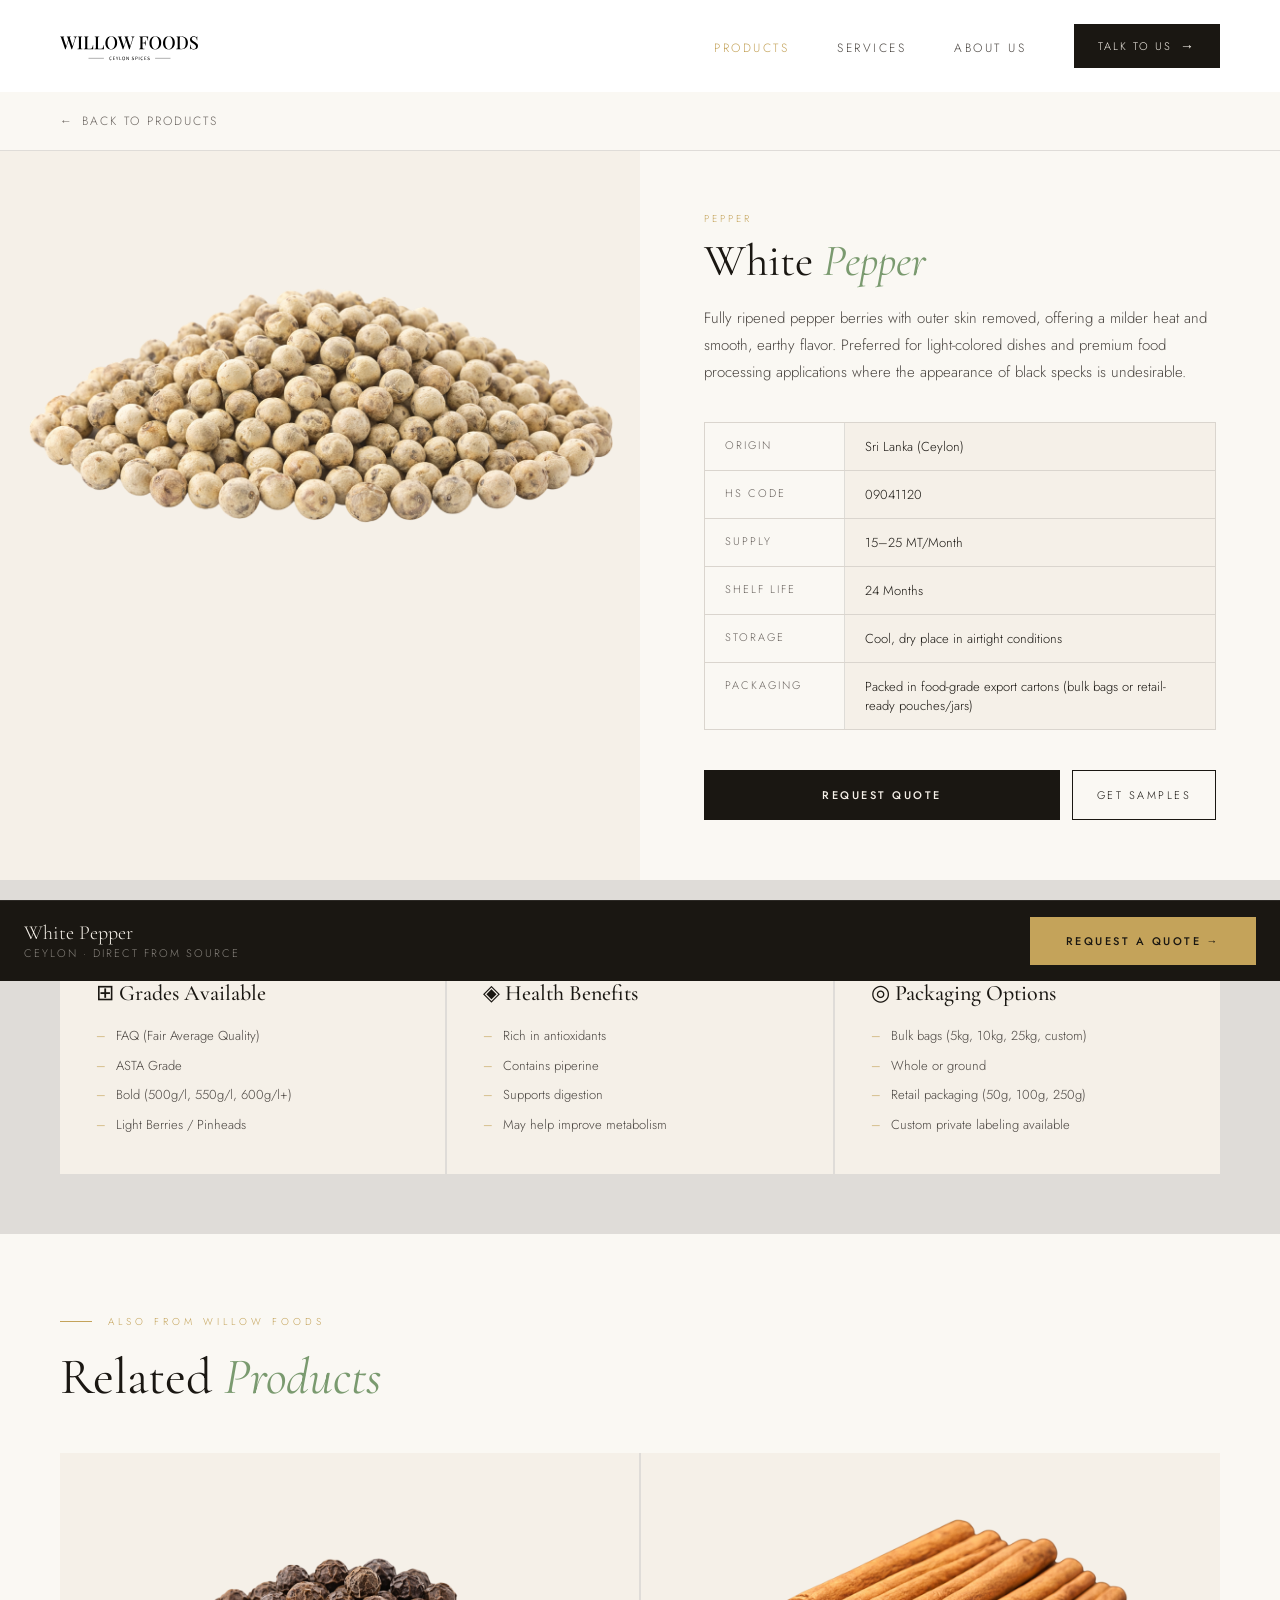
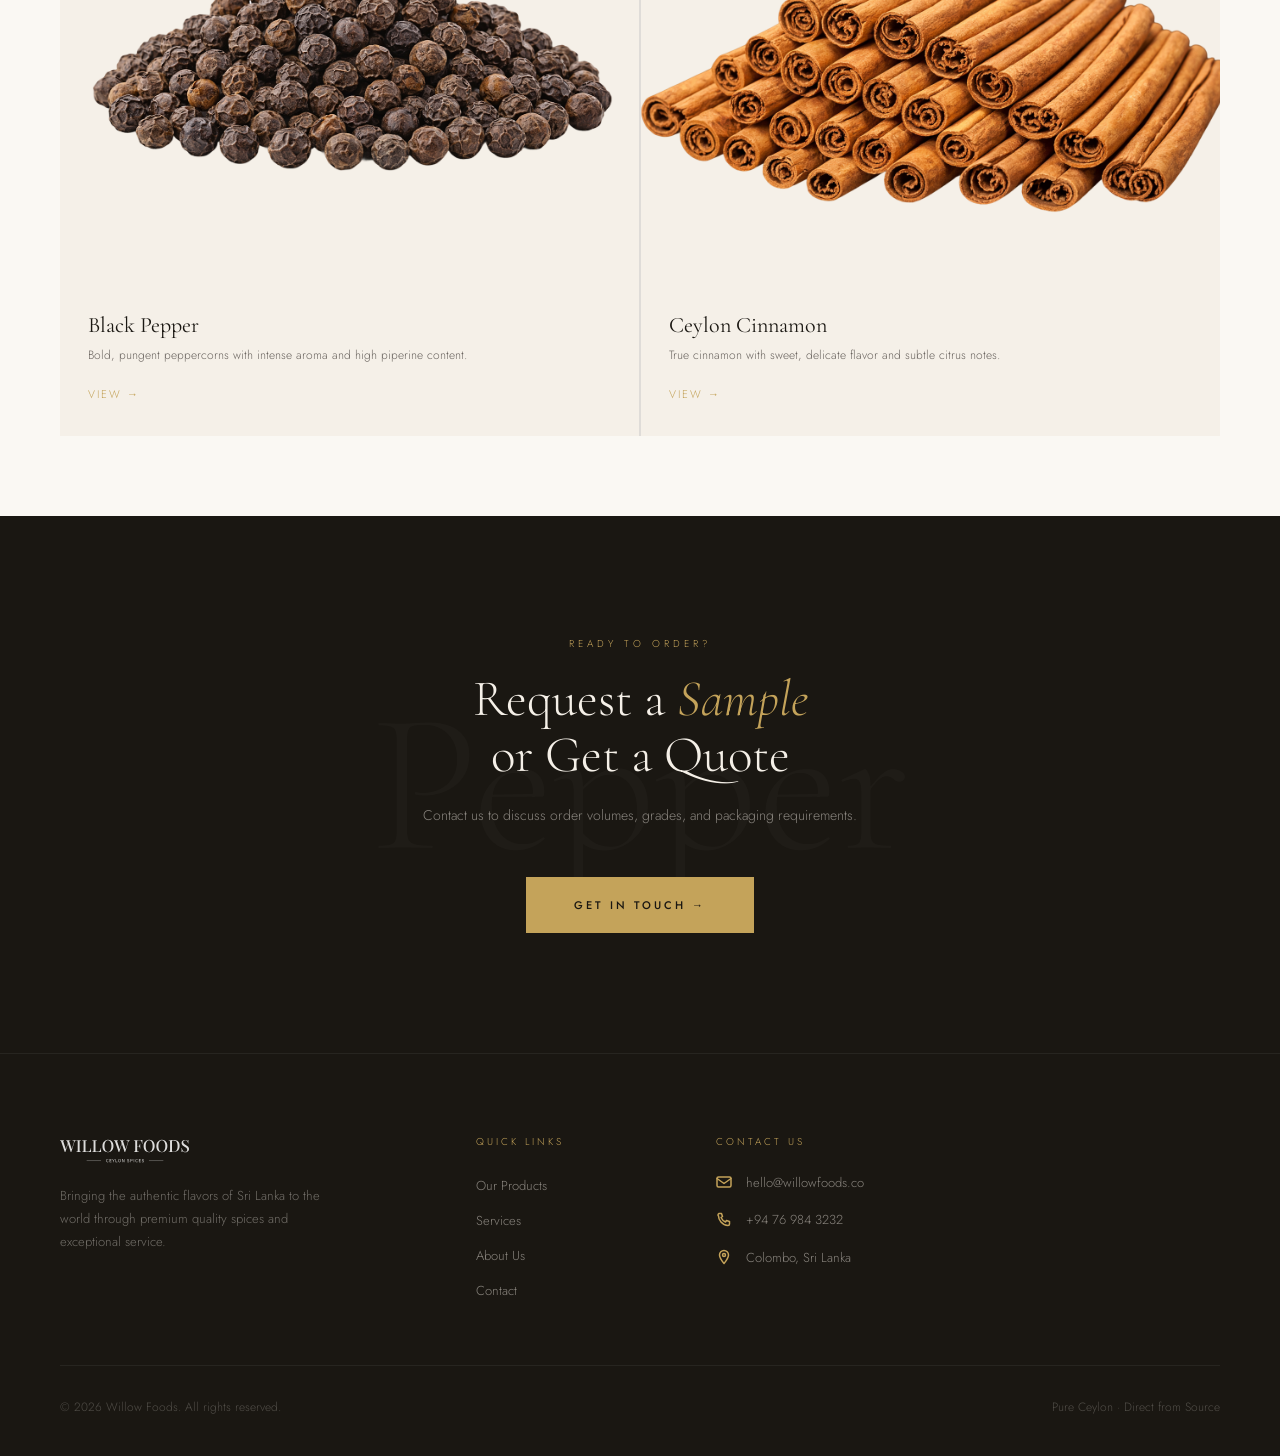
<file: product-white-pepper.html>
<!DOCTYPE html>
<html lang="en">
<head>
<meta charset="UTF-8">
<meta name="viewport" content="width=device-width, initial-scale=1.0">
<title>White Pepper — Willow Foods</title>
<meta name="description" content="Premium Ceylon white pepper. Milder heat, smooth earthy flavor. FAQ and ASTA grades. 15–25 MT/month supply from Sri Lanka. Bulk export and private labeling.">
<meta property="og:title" content="White Pepper — Willow Foods">
<meta property="og:description" content="Ceylon white pepper — fully ripened berries with outer skin removed. Preferred for light-colored dishes and premium food processing applications.">
<meta property="og:type" content="website">
<meta property="og:image" content="https://willowfoods.co/images/white-pepper.png">
<link rel="canonical" href="https://willowfoods.co/product-white-pepper.html">
<link rel="stylesheet" href="style.css">
<style>
.product-layout{display:grid;grid-template-columns:1fr 1fr;gap:0;min-height:600px;}
.product-gallery{background:var(--cream);overflow:hidden;}
.gallery-main{width:100%;height:520px;overflow:hidden;}
.gallery-main img{width:100%;height:100%;object-fit:cover;transition:transform 0.8s;}
.gallery-main:hover img{transform:scale(1.04);}
.gallery-thumbs{display:grid;grid-template-columns:repeat(4,1fr);gap:3px;padding:3px;background:var(--border);}
.gallery-thumb{aspect-ratio:1;overflow:hidden;cursor:pointer;opacity:0.6;transition:opacity 0.3s;}
.gallery-thumb.active{opacity:1;outline:2px solid var(--gold);}
.gallery-thumb:hover{opacity:1;}
.gallery-thumb img{width:100%;height:100%;object-fit:cover;}
.product-details{padding:60px 64px;display:flex;flex-direction:column;background:var(--warm-white);}
.product-details h1{font-family:'Cormorant Garamond',serif;font-size:clamp(36px,3.5vw,54px);font-weight:400;line-height:1.05;color:var(--dark);margin-bottom:20px;}
.product-lead{font-size:15px;line-height:1.8;color:var(--text-mid);margin-bottom:36px;}
.product-specs{background:var(--cream);border:1px solid var(--border);margin-bottom:32px;}
.spec-row{display:grid;grid-template-columns:140px 1fr;border-bottom:1px solid var(--border);}
.spec-row:last-child{border-bottom:none;}
.spec-label{padding:14px 20px;font-size:11px;letter-spacing:2px;text-transform:uppercase;color:var(--text-light);background:var(--warm-white);border-right:1px solid var(--border);}
.spec-val{padding:14px 20px;font-size:13px;color:var(--dark);}
.product-cta-area{display:flex;gap:12px;margin-top:8px;}
.product-info-grid{display:grid;grid-template-columns:repeat(3,1fr);gap:2px;background:var(--border);padding:60px 60px;}
.info-card{background:var(--cream);padding:40px 36px;}
.info-card-title{font-family:'Cormorant Garamond',serif;font-size:22px;font-weight:500;color:var(--dark);margin-bottom:20px;}
.info-list{list-style:none;display:flex;flex-direction:column;gap:10px;}
.info-list li{font-size:13px;color:var(--text-mid);display:flex;align-items:flex-start;gap:10px;line-height:1.5;}
.info-list li::before{content:'–';color:var(--gold);flex-shrink:0;}
.related-products{padding:80px 60px;background:var(--warm-white);}
.related-grid{display:grid;grid-template-columns:repeat(2,1fr);gap:2px;background:var(--border);margin-top:48px;}
.related-card{background:var(--cream);overflow:hidden;text-decoration:none;display:block;}
.related-img{aspect-ratio:4/3;overflow:hidden;}
.related-img img{width:100%;height:100%;object-fit:cover;transition:transform 0.6s;display:block;}
.related-card:hover .related-img img{transform:scale(1.06);}
.related-info{padding:24px 28px 32px;}
.related-name{font-family:'Cormorant Garamond',serif;font-size:22px;font-weight:400;color:var(--dark);margin-bottom:8px;}
.related-desc{font-size:12px;line-height:1.6;color:var(--text-light);margin-bottom:16px;}
.related-link{font-size:11px;letter-spacing:2px;text-transform:uppercase;color:var(--gold);}
@media (max-width:768px) {
  .product-layout { grid-template-columns:1fr; }
  .gallery-main { height:280px; }
  .product-details { padding:40px 24px; }
  .product-cta-area { flex-direction:column; }
  .product-info-grid { grid-template-columns:1fr; padding:40px 24px; }
  .related-products { padding:60px 24px; }
  .related-grid { grid-template-columns:1fr; }
}
</style>
</head>
<body>
<a href="#main-content" class="skip-link">Skip to main content</a>
<div id="nav-placeholder"></div>
<a href="/products" class="back-link">Back to Products</a>

<div class="product-layout" id="main-content">
  <div class="product-gallery">
    <div class="gallery-main">
      <img src="images/white-pepper.png" alt="White Pepper" id="mainImg" loading="eager" fetchpriority="high" width="800" height="600">
    </div>
  </div>
  <div class="product-details">
    <div style="font-size:10px;letter-spacing:3px;text-transform:uppercase;color:var(--gold);margin-bottom:12px">Pepper</div>
    <h1>White <em style="font-style:italic;color:var(--sage)">Pepper</em></h1>
    <p class="product-lead">Fully ripened pepper berries with outer skin removed, offering a milder heat and smooth, earthy flavor. Preferred for light-colored dishes and premium food processing applications where the appearance of black specks is undesirable.</p>
    <div class="product-specs">
      <div class="spec-row"><span class="spec-label">Origin</span><span class="spec-val">Sri Lanka (Ceylon)</span></div>
      <div class="spec-row"><span class="spec-label">HS Code</span><span class="spec-val">09041120</span></div>
      <div class="spec-row"><span class="spec-label">Supply</span><span class="spec-val">15–25 MT/Month</span></div>
      <div class="spec-row"><span class="spec-label">Shelf Life</span><span class="spec-val">24 Months</span></div>
      <div class="spec-row"><span class="spec-label">Storage</span><span class="spec-val">Cool, dry place in airtight conditions</span></div>
      <div class="spec-row"><span class="spec-label">Packaging</span><span class="spec-val">Packed in food-grade export cartons (bulk bags or retail-ready pouches/jars)</span></div>
    </div>
    <div class="product-cta-area">
      <a href="/contact" class="btn-dark" style="flex:1">Request Quote</a>
      <a href="/contact" class="btn-outline-dark" style="padding:16px 24px">Get Samples</a>
    </div>
  </div>
</div>

<div class="product-info-grid">
  <div class="info-card reveal">
    <div class="info-card-title">⊞ Grades Available</div>
    <ul class="info-list">
      <li>FAQ (Fair Average Quality)</li>
      <li>ASTA Grade</li>
      <li>Bold (500g/l, 550g/l, 600g/l+)</li>
      <li>Light Berries / Pinheads</li>
    </ul>
  </div>
  <div class="info-card reveal reveal-delay-1">
    <div class="info-card-title">◈ Health Benefits</div>
    <ul class="info-list">
      <li>Rich in antioxidants</li>
      <li>Contains piperine</li>
      <li>Supports digestion</li>
      <li>May help improve metabolism</li>
    </ul>
  </div>
  <div class="info-card reveal reveal-delay-2">
    <div class="info-card-title">◎ Packaging Options</div>
    <ul class="info-list">
      <li>Bulk bags (5kg, 10kg, 25kg, custom)</li>
      <li>Whole or ground</li>
      <li>Retail packaging (50g, 100g, 250g)</li>
      <li>Custom private labeling available</li>
    </ul>
  </div>
</div>

<section class="related-products">
  <div class="section-label reveal"><span>Also From Willow Foods</span></div>
  <h2 class="section-title reveal">Related <em>Products</em></h2>
  <div class="related-grid">
    <a href="/product-black-pepper" class="related-card reveal">
      <div class="related-img"><img src="images/black-pepper.png" alt="Black Pepper" loading="lazy" width="800" height="600"></div>
      <div class="related-info"><div class="related-name">Black Pepper</div><div class="related-desc">Bold, pungent peppercorns with intense aroma and high piperine content.</div><span class="related-link">View →</span></div>
    </a>
    <a href="/product-cinnamon" class="related-card reveal reveal-delay-1">
      <div class="related-img"><img src="images/cin.png" alt="Ceylon Cinnamon" loading="lazy" width="800" height="600"></div>
      <div class="related-info"><div class="related-name">Ceylon Cinnamon</div><div class="related-desc">True cinnamon with sweet, delicate flavor and subtle citrus notes.</div><span class="related-link">View →</span></div>
    </a>
  </div>
</section>

<section class="cta-section">
  <div class="cta-bg-text">Pepper</div>
  <div class="cta-eyebrow reveal">Ready to Order?</div>
  <h2 class="cta-title reveal">Request a <em>Sample</em><br>or Get a Quote</h2>
  <p class="cta-sub reveal">Contact us to discuss order volumes, grades, and packaging requirements.</p>
  <div class="cta-btn-wrap reveal"><a href="/contact" class="btn-cta">Get in Touch →</a></div>
</section>

<div id="footer-placeholder"></div>
<script src="shared.js"></script>
<script type="application/ld+json">{"@context":"https://schema.org","@type":"Product","name":"White Pepper","description":"Premium Ceylon white pepper with milder heat and smooth earthy flavor. FAQ and ASTA grades, sourced from Sri Lanka.","brand":{"@type":"Brand","name":"Willow Foods"},"offers":{"@type":"AggregateOffer","priceCurrency":"USD","availability":"https://schema.org/InStock"}}</script>
<script>
injectNav();injectFooter();initReveal();
function switchImg(thumb,src){document.querySelectorAll('.gallery-thumb').forEach(t=>t.classList.remove('active'));thumb.classList.add('active');document.getElementById('mainImg').src=src;}
</script>
<div class="sticky-cta" id="stickyCta">
  <div><div class="sticky-cta-name">White Pepper</div><div class="sticky-cta-sub">Ceylon · Direct from Source</div></div>
  <a href="/contact" class="btn-primary">Request a Quote →</a>
</div>
<script>
window.addEventListener('scroll', () => {
  document.getElementById('stickyCta').classList.toggle('visible', window.scrollY > 400);
});
</script>
</body>
</html>
</file>
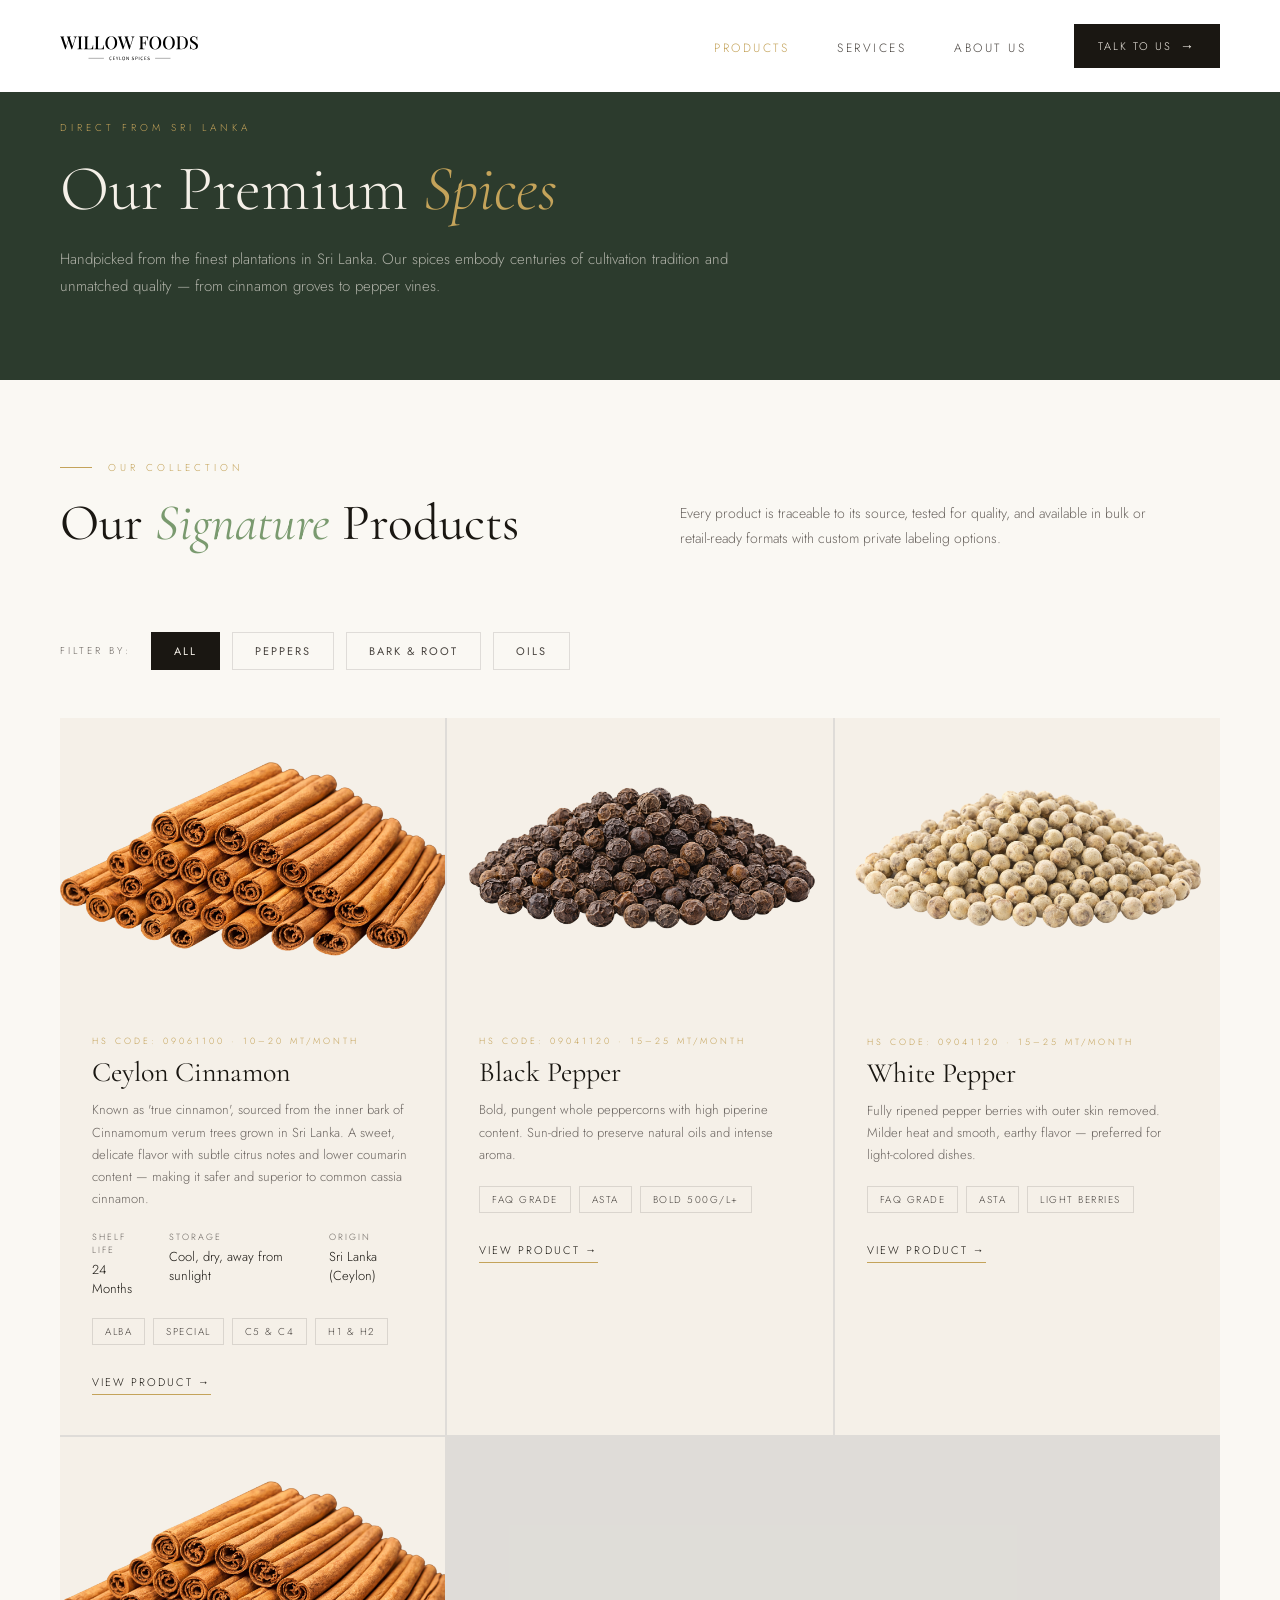
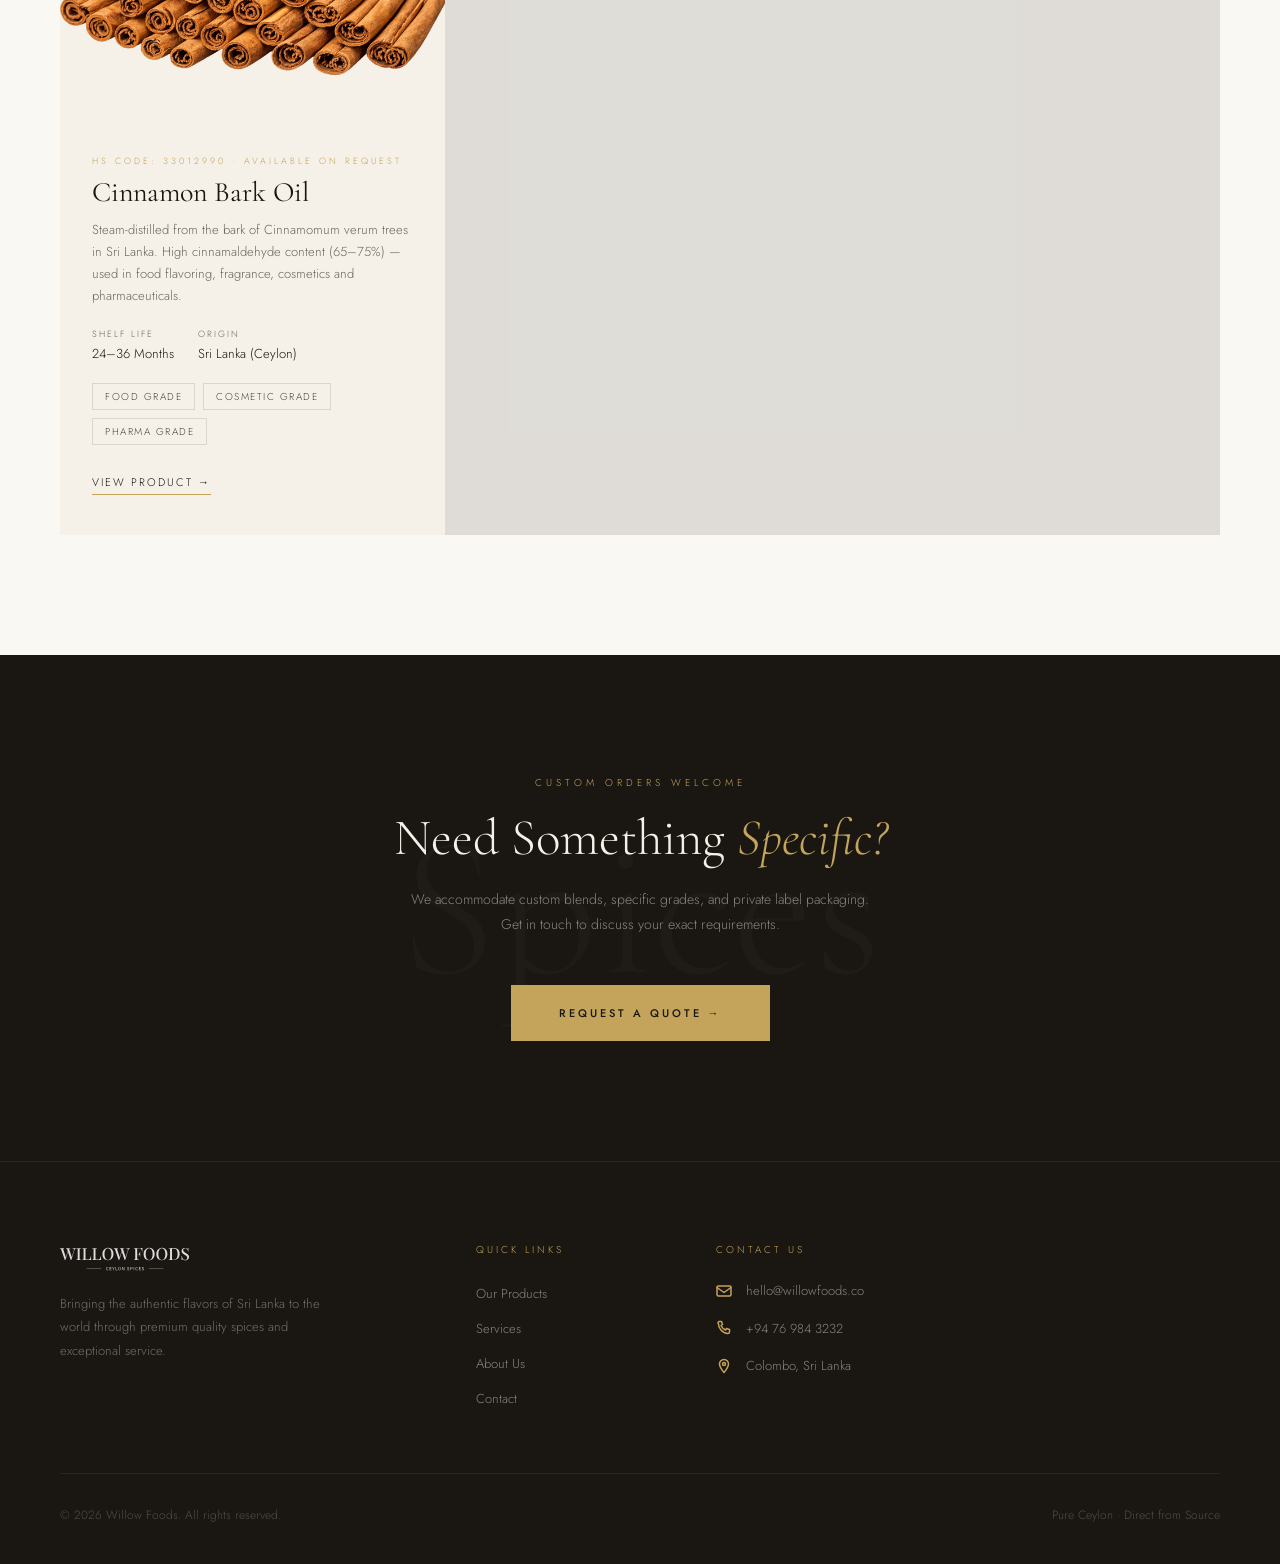
<file: products.html>
<!DOCTYPE html>
<html lang="en">
<head>
<meta charset="UTF-8">
<meta name="viewport" content="width=device-width, initial-scale=1.0">
<title>Our Products — Willow Foods</title>
<meta name="description" content="Browse Willow Foods' range of premium Ceylon spices: Ceylon cinnamon, black pepper and white pepper. Direct from Sri Lanka with private labeling available.">
<meta property="og:title" content="Our Products — Willow Foods">
<meta property="og:description" content="Premium Ceylon spices sourced directly from Sri Lanka. Ceylon cinnamon, black pepper and white pepper available in bulk or retail-ready formats.">
<meta property="og:type" content="website">
<meta property="og:image" content="https://images.unsplash.com/photo-1596040033229-a9821ebd058d?w=1200&q=80">
<link rel="canonical" href="https://willowfoods.co/products.html">
<link rel="stylesheet" href="style.css">
<style>
.products-main { padding:80px 60px 120px; }
.products-intro { display:grid; grid-template-columns:1fr 1fr; gap:80px; align-items:end; margin-bottom:80px; }
.filter-bar { display:flex; align-items:center; gap:12px; margin-bottom:48px; flex-wrap:wrap; }
.filter-label { font-size:10px; letter-spacing:3px; text-transform:uppercase; color:var(--text-light); margin-right:8px; }
.filter-btn { padding:10px 22px; border:1px solid var(--border); font-size:11px; letter-spacing:2px; text-transform:uppercase; color:var(--text-mid); background:transparent; cursor:pointer; transition:all 0.3s; font-family:'Jost',sans-serif; }
.filter-btn:hover, .filter-btn.active { background:var(--dark); color:var(--cream); border-color:var(--dark); }

.all-products-grid { display:grid; grid-template-columns:repeat(3,1fr); gap:2px; background:var(--border); }
.prod-card { background:var(--cream); text-decoration:none; display:block; overflow:hidden; }
.prod-card.wide { grid-column:span 2; }
.prod-img { overflow:hidden; }
.prod-card .prod-img { aspect-ratio:4/3; }
.prod-card.wide .prod-img { aspect-ratio:16/7; }
.prod-img img { width:100%; height:100%; object-fit:cover; transition:transform 0.6s; display:block; }
.prod-card:hover .prod-img img { transform:scale(1.06); }
.prod-info { padding:28px 32px 40px; }
.prod-hs { font-size:9px; letter-spacing:3px; text-transform:uppercase; color:var(--gold); margin-bottom:8px; }
.prod-name { font-family:'Cormorant Garamond',serif; font-size:28px; font-weight:400; color:var(--dark); margin-bottom:10px; }
.prod-desc { font-size:13px; line-height:1.7; color:var(--text-light); margin-bottom:20px; }
.prod-meta { display:flex; gap:24px; margin-bottom:20px; }
.prod-meta-item { display:flex; flex-direction:column; gap:4px; }
.prod-meta-item .label { font-size:9px; letter-spacing:2px; text-transform:uppercase; color:var(--text-light); }
.prod-meta-item .value { font-size:13px; color:var(--dark); }
.prod-tags { display:flex; gap:8px; flex-wrap:wrap; margin-bottom:24px; }
.tag { font-size:10px; letter-spacing:1.5px; text-transform:uppercase; padding:5px 12px; border:1px solid var(--border); color:var(--text-mid); }
.prod-cta { display:inline-flex; align-items:center; gap:8px; font-size:11px; letter-spacing:2px; text-transform:uppercase; color:var(--dark); text-decoration:none; border-bottom:1px solid var(--gold); padding-bottom:4px; transition:gap 0.3s; }
.prod-card:hover .prod-cta { gap:14px; }
@media (max-width:768px) {
  .products-main { padding:60px 24px 80px; }
  .products-intro { grid-template-columns:1fr; gap:24px; margin-bottom:40px; }
  .all-products-grid { grid-template-columns:1fr; }
  .prod-info { padding:24px 24px 32px; }
  .prod-meta { flex-wrap:wrap; gap:16px; }
}
</style>
</head>
<body>
<a href="#main-content" class="skip-link">Skip to main content</a>
<div id="nav-placeholder"></div>

<section class="page-hero" id="main-content" style="--img:url('https://images.unsplash.com/photo-1596040033229-a9821ebd058d?w=1200&q=80')">
  <style>.page-hero::before{background-image:var(--img);}</style>
  <div class="page-hero-content">
    <div class="page-hero-eyebrow">Direct from Sri Lanka</div>
    <h1>Our Premium <em>Spices</em></h1>
    <p>Handpicked from the finest plantations in Sri Lanka. Our spices embody centuries of cultivation tradition and unmatched quality — from cinnamon groves to pepper vines.</p>
  </div>
</section>



<section class="products-main">
  <div class="products-intro">
    <div>
      <div class="section-label reveal"><span>Our Collection</span></div>
      <h2 class="section-title reveal" style="margin-bottom:0">Our <em>Signature</em> Products</h2>
    </div>
    <p class="section-sub reveal">Every product is traceable to its source, tested for quality, and available in bulk or retail-ready formats with custom private labeling options.</p>
  </div>

  <div class="filter-bar reveal">
    <span class="filter-label">Filter by:</span>
    <button type="button" class="filter-btn active" aria-pressed="true" onclick="filterProducts('all',this)">All</button>
    <button type="button" class="filter-btn" aria-pressed="false" onclick="filterProducts('pepper',this)">Peppers</button>
    <button type="button" class="filter-btn" aria-pressed="false" onclick="filterProducts('bark',this)">Bark & Root</button>
    <button type="button" class="filter-btn" aria-pressed="false" onclick="filterProducts('oil',this)">Oils</button>
  </div>

  <div class="all-products-grid" id="productsGrid">
    <a href="/product-cinnamon" class="prod-card reveal" data-cat="bark">
      <div class="prod-img"><img src="images/cin.png" alt="Ceylon Cinnamon" loading="lazy" width="800" height="600"></div>
      <div class="prod-info">
        <div class="prod-hs">HS Code: 09061100 · 10–20 MT/Month</div>
        <h3 class="prod-name">Ceylon Cinnamon</h3>
        <p class="prod-desc">Known as 'true cinnamon', sourced from the inner bark of Cinnamomum verum trees grown in Sri Lanka. A sweet, delicate flavor with subtle citrus notes and lower coumarin content — making it safer and superior to common cassia cinnamon.</p>
        <div class="prod-meta">
          <div class="prod-meta-item"><span class="label">Shelf Life</span><span class="value">24 Months</span></div>
          <div class="prod-meta-item"><span class="label">Storage</span><span class="value">Cool, dry, away from sunlight</span></div>
          <div class="prod-meta-item"><span class="label">Origin</span><span class="value">Sri Lanka (Ceylon)</span></div>
        </div>
        <div class="prod-tags"><span class="tag">Alba</span><span class="tag">Special</span><span class="tag">C5 & C4</span><span class="tag">H1 & H2</span></div>
        <span class="prod-cta">View Product →</span>
      </div>
    </a>

    <a href="/product-black-pepper" class="prod-card reveal reveal-delay-1" data-cat="pepper">
      <div class="prod-img"><img src="images/black-pepper.png" alt="Black Pepper" loading="lazy" width="800" height="600"></div>
      <div class="prod-info">
        <div class="prod-hs">HS Code: 09041120 · 15–25 MT/Month</div>
        <h3 class="prod-name">Black Pepper</h3>
        <p class="prod-desc">Bold, pungent whole peppercorns with high piperine content. Sun-dried to preserve natural oils and intense aroma.</p>
        <div class="prod-tags"><span class="tag">FAQ Grade</span><span class="tag">ASTA</span><span class="tag">Bold 500g/l+</span></div>
        <span class="prod-cta">View Product →</span>
      </div>
    </a>

    <a href="/product-white-pepper" class="prod-card reveal reveal-delay-2" data-cat="pepper">
      <div class="prod-img"><img src="images/white-pepper.png" alt="White Pepper" loading="lazy" width="800" height="600"></div>
      <div class="prod-info">
        <div class="prod-hs">HS Code: 09041120 · 15–25 MT/Month</div>
        <h3 class="prod-name">White Pepper</h3>
        <p class="prod-desc">Fully ripened pepper berries with outer skin removed. Milder heat and smooth, earthy flavor — preferred for light-colored dishes.</p>
        <div class="prod-tags"><span class="tag">FAQ Grade</span><span class="tag">ASTA</span><span class="tag">Light Berries</span></div>
        <span class="prod-cta">View Product →</span>
      </div>
    </a>

    <a href="/product-cinnamon-bark-oil" class="prod-card reveal" data-cat="oil">
      <div class="prod-img"><img src="images/cin.png" alt="Cinnamon Bark Oil" loading="lazy" width="800" height="600"></div>
      <div class="prod-info">
        <div class="prod-hs">HS Code: 33012990 · Available on Request</div>
        <h3 class="prod-name">Cinnamon Bark Oil</h3>
        <p class="prod-desc">Steam-distilled from the bark of Cinnamomum verum trees in Sri Lanka. High cinnamaldehyde content (65–75%) — used in food flavoring, fragrance, cosmetics and pharmaceuticals.</p>
        <div class="prod-meta">
          <div class="prod-meta-item"><span class="label">Shelf Life</span><span class="value">24–36 Months</span></div>
          <div class="prod-meta-item"><span class="label">Origin</span><span class="value">Sri Lanka (Ceylon)</span></div>
        </div>
        <div class="prod-tags"><span class="tag">Food Grade</span><span class="tag">Cosmetic Grade</span><span class="tag">Pharma Grade</span></div>
        <span class="prod-cta">View Product →</span>
      </div>
    </a>

  </div>
</section>

<section class="cta-section">
  <div class="cta-bg-text">Spices</div>
  <div class="cta-eyebrow reveal">Custom Orders Welcome</div>
  <h2 class="cta-title reveal">Need Something <em>Specific?</em></h2>
  <p class="cta-sub reveal">We accommodate custom blends, specific grades, and private label packaging. Get in touch to discuss your exact requirements.</p>
  <div class="cta-btn-wrap reveal"><a href="/contact" class="btn-cta">Request a Quote →</a></div>
</section>

<div id="footer-placeholder"></div>
<script src="shared.js"></script>
<script>
injectNav();injectFooter();initReveal();
function filterProducts(cat, btn) {
  document.querySelectorAll('.filter-btn').forEach(b=>{b.classList.remove('active');b.setAttribute('aria-pressed','false');});
  btn.classList.add('active');
  btn.setAttribute('aria-pressed','true');
  document.querySelectorAll('.prod-card').forEach(card => {
    if(cat==='all'||card.dataset.cat===cat) { card.style.display='block'; }
    else { card.style.display='none'; }
  });
}
</script>
</body>
</html>
</file>
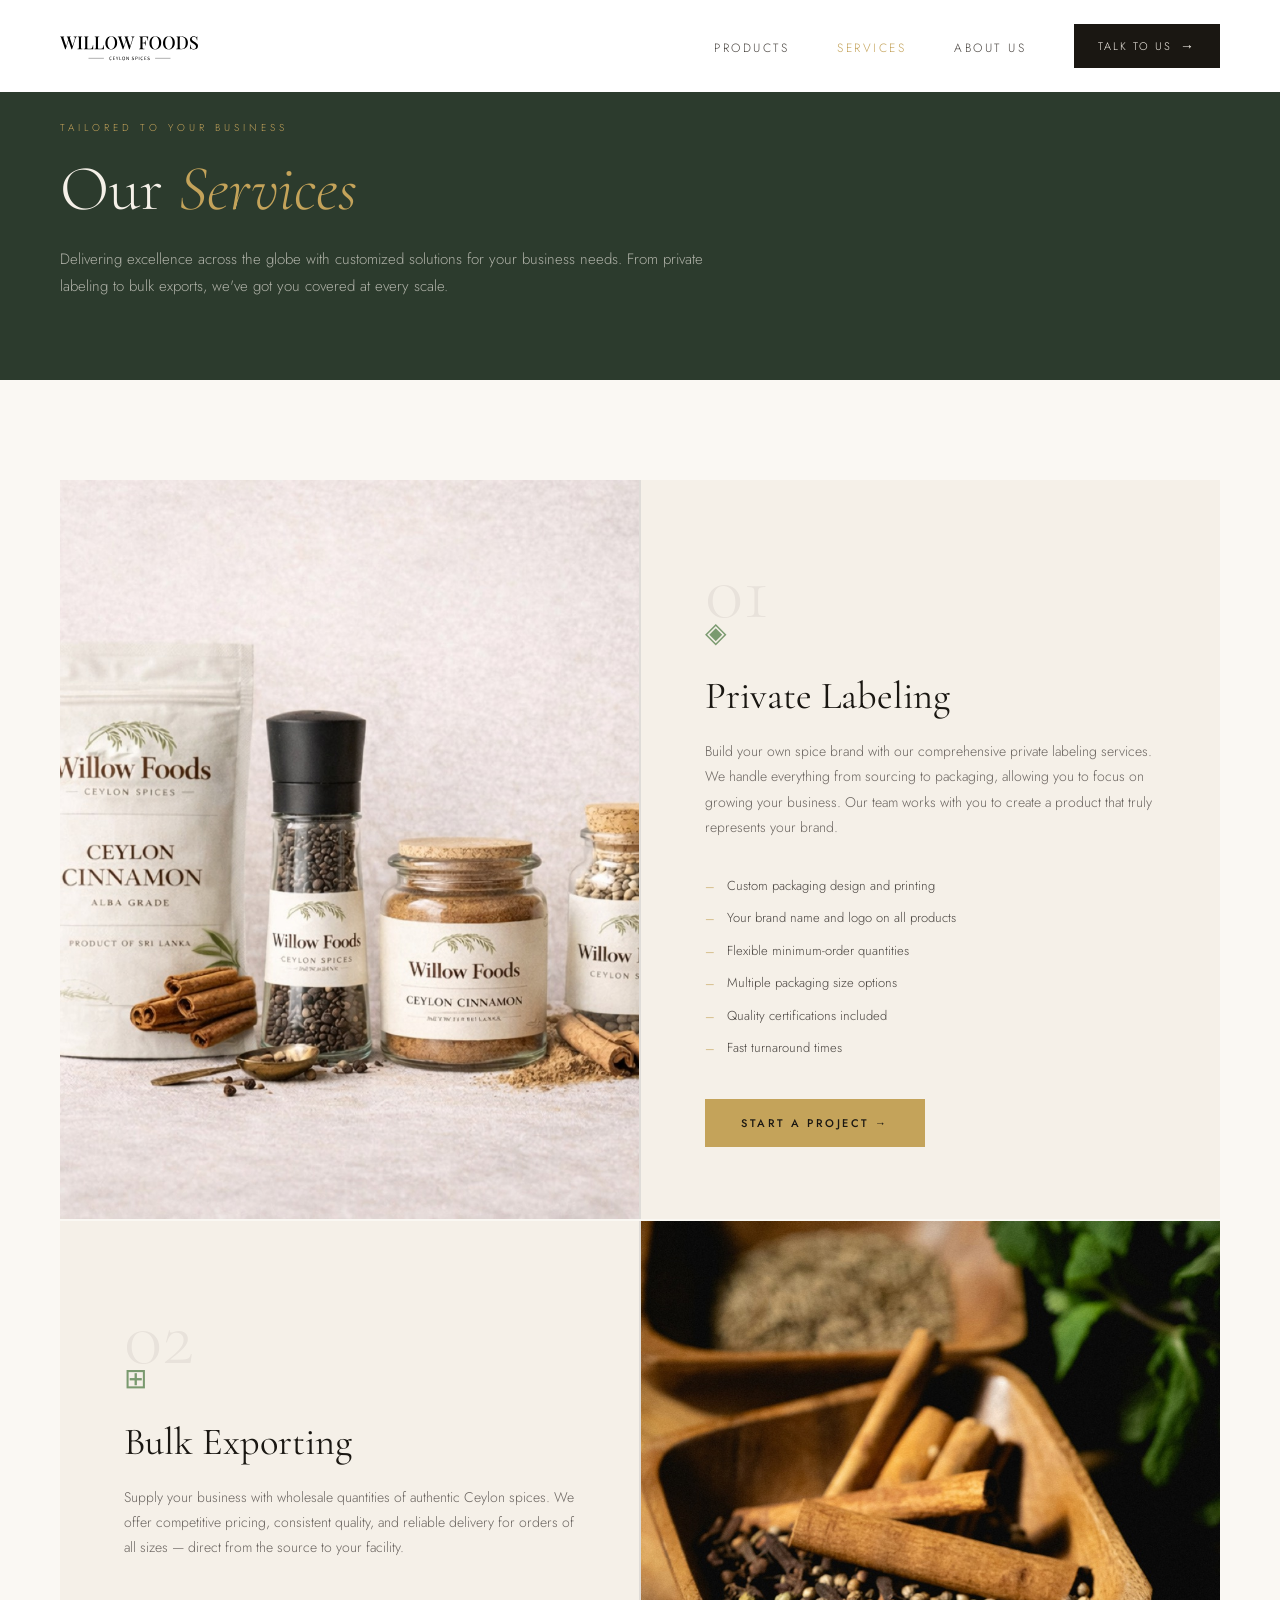
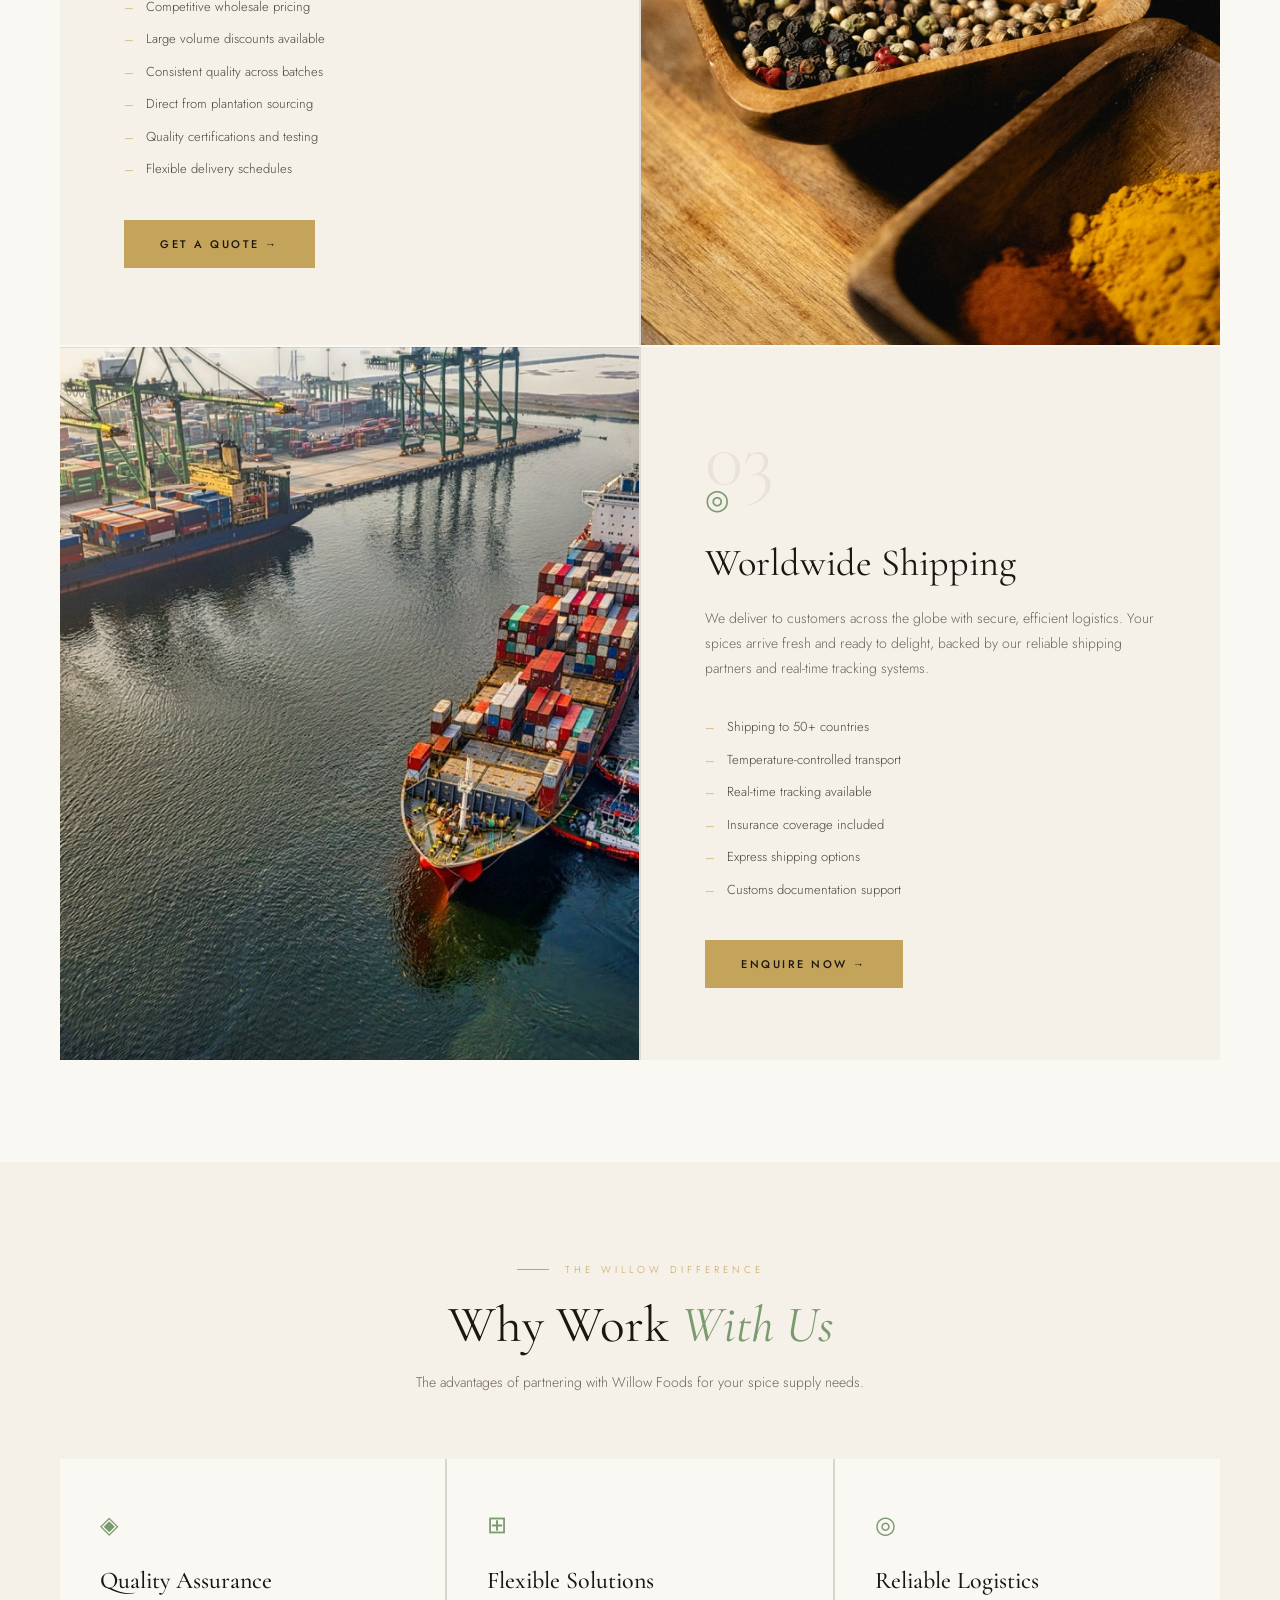
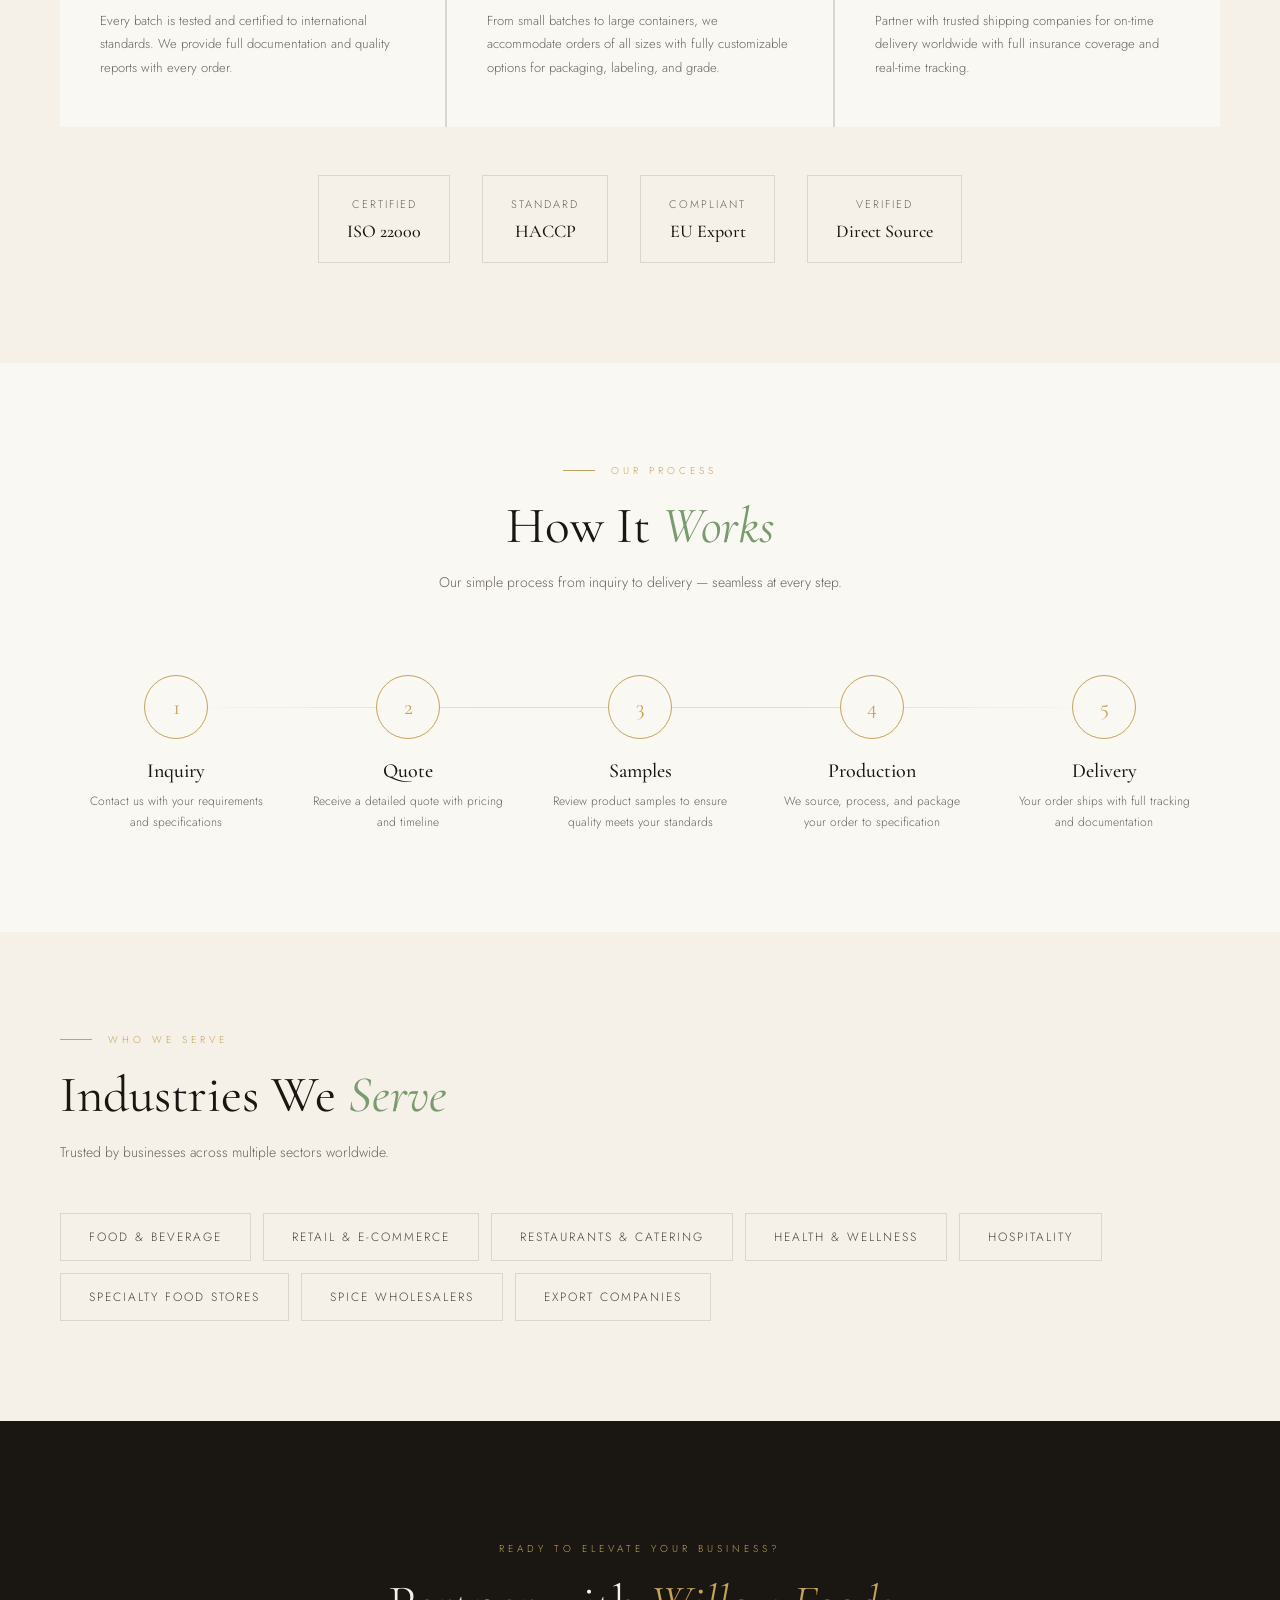
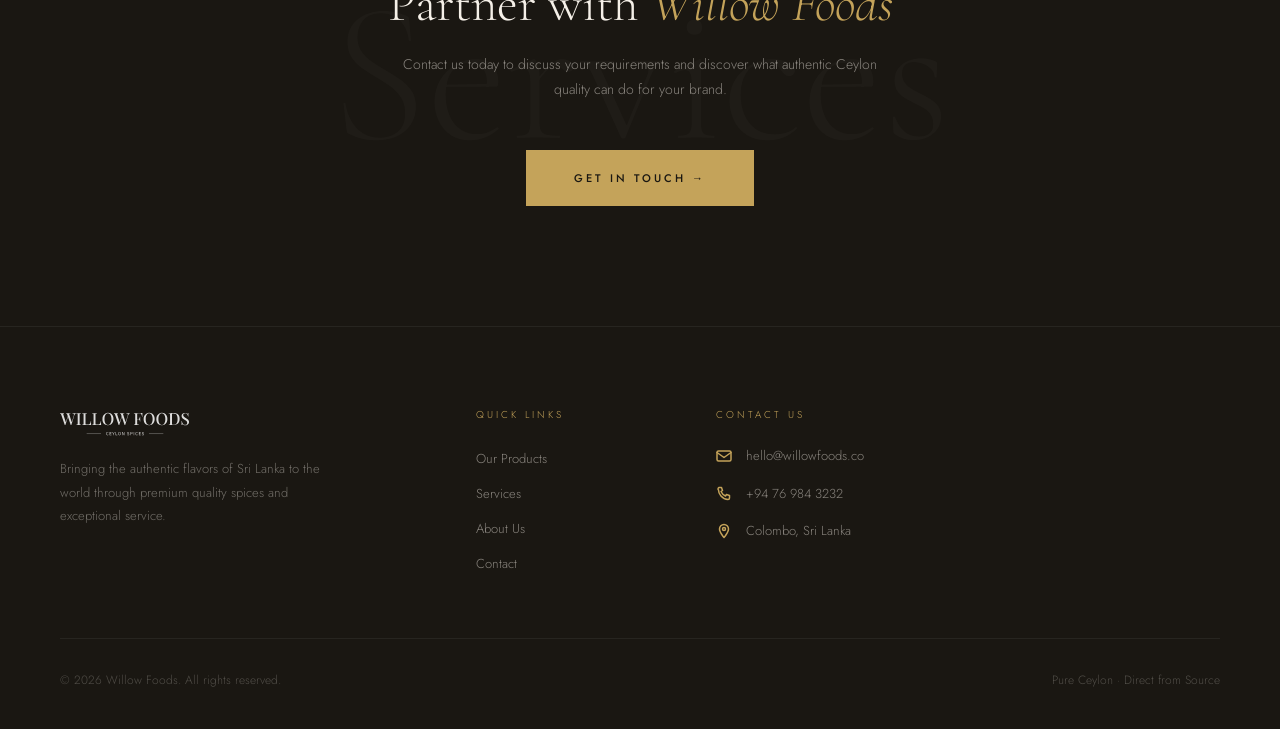
<file: services.html>
<!DOCTYPE html>
<html lang="en">
<head>
<meta charset="UTF-8">
<meta name="viewport" content="width=device-width, initial-scale=1.0">
<title>Our Services — Willow Foods</title>
<meta name="description" content="Willow Foods offers bulk spice exporting, private labeling, custom packaging and worldwide shipping of premium Ceylon spices directly from Sri Lanka.">
<meta property="og:title" content="Our Services — Willow Foods">
<meta property="og:description" content="Bulk export, private labeling, custom packaging and worldwide shipping of premium Ceylon spices from Sri Lanka.">
<meta property="og:type" content="website">
<meta property="og:image" content="https://images.unsplash.com/photo-1596040033229-a9821ebd058d?w=1200&q=80">
<link rel="canonical" href="https://willowfoods.co/services.html">
<link rel="stylesheet" href="style.css">
<style>
.services-main { padding:100px 60px; background:var(--warm-white); }

.service-block { display:grid; grid-template-columns:1fr 1fr; gap:2px; background:var(--border); margin-bottom:2px; min-height:480px; }
.service-block:nth-child(even) .service-img { order:2; }
.service-block:nth-child(even) .service-content { order:1; }
.service-img { overflow:hidden; position:relative; }
.service-img img { width:100%; height:100%; object-fit:cover; transition:transform 0.8s; display:block; }
.service-img:hover img { transform:scale(1.04); }
.service-content { padding:72px 64px; background:var(--cream); display:flex; flex-direction:column; justify-content:center; }
.service-num { font-family:'Cormorant Garamond',serif; font-size:80px; font-weight:300; color:rgba(26,23,18,0.06); line-height:1; margin-bottom:-20px; }
.service-icon { font-size:28px; color:var(--sage); margin-bottom:20px; }
.service-title { font-family:'Cormorant Garamond',serif; font-size:clamp(28px,3vw,44px); font-weight:400; color:var(--dark); margin-bottom:20px; }
.service-desc { font-size:14px; line-height:1.8; color:var(--text-light); margin-bottom:36px; }
.service-features { list-style:none; display:flex; flex-direction:column; gap:12px; margin-bottom:40px; }
.service-features li { font-size:13px; color:var(--text-mid); display:flex; align-items:flex-start; gap:12px; line-height:1.5; }
.service-features li::before { content:'–'; color:var(--gold); flex-shrink:0; margin-top:1px; }

/* WHY WORK WITH US */
.why-section { padding:100px 60px; background:var(--cream); }
.why-grid { display:grid; grid-template-columns:repeat(3,1fr); gap:2px; background:var(--border); margin-top:64px; }
.why-card { background:var(--warm-white); padding:48px 40px; transition:background 0.3s; }
.why-card:hover { background:var(--dark); }
.why-card:hover .why-title, .why-card:hover .why-desc { color:var(--cream); }
.why-card:hover .why-icon { color:var(--gold); }
.why-icon { font-size:24px; color:var(--sage); margin-bottom:24px; transition:color 0.3s; }
.why-title { font-family:'Cormorant Garamond',serif; font-size:24px; font-weight:500; color:var(--dark); margin-bottom:14px; transition:color 0.3s; }
.why-desc { font-size:13px; line-height:1.8; color:var(--text-light); transition:color 0.3s; }

/* PROCESS */
.process-section { padding:100px 60px; background:var(--warm-white); }
.process-header { text-align:center; max-width:600px; margin:0 auto 80px; }
.process-steps { display:grid; grid-template-columns:repeat(5,1fr); position:relative; }
.process-steps::before { content:''; position:absolute; top:32px; left:10%; right:10%; height:1px; background:linear-gradient(to right, transparent, var(--gold), var(--gold), transparent); opacity:0.35; }
.process-step { display:flex; flex-direction:column; align-items:center; text-align:center; padding:0 20px; gap:20px; }
.step-circle { width:64px; height:64px; border-radius:50%; background:var(--warm-white); border:1px solid var(--gold); display:flex; align-items:center; justify-content:center; font-family:'Cormorant Garamond',serif; font-size:22px; font-weight:400; color:var(--gold); position:relative; z-index:2; transition:all 0.3s; }
.process-step:hover .step-circle { background:var(--gold); color:var(--dark); }
.step-title { font-family:'Cormorant Garamond',serif; font-size:20px; font-weight:500; color:var(--dark); margin-bottom:8px; }
.step-desc { font-size:12px; line-height:1.7; color:var(--text-light); }

/* INDUSTRIES */
.industries-section { padding:100px 60px; background:var(--cream); }
.industries-grid { display:flex; flex-wrap:wrap; gap:12px; margin-top:48px; }
.industry-chip { padding:14px 28px; border:1px solid var(--border); font-size:12px; letter-spacing:2px; text-transform:uppercase; color:var(--text-mid); cursor:default; transition:all 0.3s; }
.industry-chip:hover { background:var(--dark); color:var(--cream); border-color:var(--dark); }

/* CERT BADGES */
.cert-badges { display:flex; justify-content:center; gap:32px; flex-wrap:wrap; padding-top:48px; }
.cert-badge { text-align:center; padding:20px 28px; border:1px solid var(--border); }
.cert-badge-label { font-size:11px; letter-spacing:2px; text-transform:uppercase; color:var(--text-light); margin-bottom:8px; }
.cert-badge-value { font-family:'Cormorant Garamond',serif; font-size:18px; font-weight:500; }

@media (max-width:768px) {
  .services-main { padding:60px 24px; }
  .service-block { grid-template-columns:1fr; min-height:auto; }
  .service-block:nth-child(even) .service-img { order:unset; }
  .service-block:nth-child(even) .service-content { order:unset; }
  .service-img { height:260px; }
  .service-content { padding:48px 24px; }
  .why-section { padding:60px 24px; }
  .why-grid { grid-template-columns:1fr; }
  .process-section { padding:60px 24px; }
  .process-steps { grid-template-columns:1fr 1fr; gap:48px; }
  .process-steps::before { display:none; }
  .industries-section { padding:60px 24px; }
  .cert-badges { gap: 16px; padding-top: 32px; }
  .cert-badge { padding: 16px 20px; flex: 1 1 calc(50% - 8px); min-width: 120px; }
}
</style>
</head>
<body>
<a href="#main-content" class="skip-link">Skip to main content</a>
<div id="nav-placeholder"></div>

<section class="page-hero" id="main-content" style="--img:url('https://images.unsplash.com/photo-1565071559227-20ab25b7685e?w=1200&q=80')">
  <style>.page-hero::before{background-image:var(--img);}</style>
  <div class="page-hero-content">
    <div class="page-hero-eyebrow">Tailored to Your Business</div>
    <h1>Our <em>Services</em></h1>
    <p>Delivering excellence across the globe with customized solutions for your business needs. From private labeling to bulk exports, we've got you covered at every scale.</p>
  </div>
</section>



<section class="services-main">

  <div class="service-block" id="private-labeling">
    <div class="service-img">
      <img src="images/private-label.jpg" alt="Willow Foods private label Ceylon spice packaging" loading="lazy" width="800" height="480">
    </div>
    <div class="service-content">
      <div class="service-num">01</div>
      <div class="service-icon">◈</div>
      <h2 class="service-title">Private Labeling</h2>
      <p class="service-desc">Build your own spice brand with our comprehensive private labeling services. We handle everything from sourcing to packaging, allowing you to focus on growing your business. Our team works with you to create a product that truly represents your brand.</p>
      <ul class="service-features">
        <li>Custom packaging design and printing</li>
        <li>Your brand name and logo on all products</li>
        <li>Flexible minimum-order quantities</li>
        <li>Multiple packaging size options</li>
        <li>Quality certifications included</li>
        <li>Fast turnaround times</li>
      </ul>
      <a href="/contact" class="btn-primary" style="align-self:flex-start">Start a Project →</a>
    </div>
  </div>

  <div class="service-block" id="bulk-exporting">
    <div class="service-img">
      <img src="images/bulk-spices.jpg" alt="Ceylon spices in wooden bowls for bulk export" loading="lazy" width="800" height="480">
    </div>
    <div class="service-content">
      <div class="service-num">02</div>
      <div class="service-icon">⊞</div>
      <h2 class="service-title">Bulk Exporting</h2>
      <p class="service-desc">Supply your business with wholesale quantities of authentic Ceylon spices. We offer competitive pricing, consistent quality, and reliable delivery for orders of all sizes — direct from the source to your facility.</p>
      <ul class="service-features">
        <li>Competitive wholesale pricing</li>
        <li>Large volume discounts available</li>
        <li>Consistent quality across batches</li>
        <li>Direct from plantation sourcing</li>
        <li>Quality certifications and testing</li>
        <li>Flexible delivery schedules</li>
      </ul>
      <a href="/contact" class="btn-primary" style="align-self:flex-start">Get a Quote →</a>
    </div>
  </div>

  <div class="service-block" id="worldwide-shipping">
    <div class="service-img">
      <img src="images/shipping.jpg" alt="Container ship at port for worldwide Ceylon spice export" loading="lazy" width="800" height="480">
    </div>
    <div class="service-content">
      <div class="service-num">03</div>
      <div class="service-icon">◎</div>
      <h2 class="service-title">Worldwide Shipping</h2>
      <p class="service-desc">We deliver to customers across the globe with secure, efficient logistics. Your spices arrive fresh and ready to delight, backed by our reliable shipping partners and real-time tracking systems.</p>
      <ul class="service-features">
        <li>Shipping to 50+ countries</li>
        <li>Temperature-controlled transport</li>
        <li>Real-time tracking available</li>
        <li>Insurance coverage included</li>
        <li>Express shipping options</li>
        <li>Customs documentation support</li>
      </ul>
      <a href="/contact" class="btn-primary" style="align-self:flex-start">Enquire Now →</a>
    </div>
  </div>

</section>

<!-- WHY WORK WITH US -->
<section class="why-section">
  <div style="text-align:center;max-width:560px;margin:0 auto;">
    <div class="section-label reveal" style="justify-content:center"><span>The Willow Difference</span></div>
    <h2 class="section-title reveal" style="text-align:center">Why Work <em>With Us</em></h2>
    <p class="section-sub reveal" style="margin:0 auto">The advantages of partnering with Willow Foods for your spice supply needs.</p>
  </div>
  <div class="why-grid">
    <div class="why-card reveal">
      <div class="why-icon">◈</div>
      <div class="why-title">Quality Assurance</div>
      <div class="why-desc">Every batch is tested and certified to international standards. We provide full documentation and quality reports with every order.</div>
    </div>
    <div class="why-card reveal reveal-delay-1">
      <div class="why-icon">⊞</div>
      <div class="why-title">Flexible Solutions</div>
      <div class="why-desc">From small batches to large containers, we accommodate orders of all sizes with fully customizable options for packaging, labeling, and grade.</div>
    </div>
    <div class="why-card reveal reveal-delay-2">
      <div class="why-icon">◎</div>
      <div class="why-title">Reliable Logistics</div>
      <div class="why-desc">Partner with trusted shipping companies for on-time delivery worldwide with full insurance coverage and real-time tracking.</div>
    </div>
  </div>
  <div class="cert-badges reveal">
    <div class="cert-badge">
      <div class="cert-badge-label">Certified</div>
      <div class="cert-badge-value">ISO 22000</div>
    </div>
    <div class="cert-badge">
      <div class="cert-badge-label">Standard</div>
      <div class="cert-badge-value">HACCP</div>
    </div>
    <div class="cert-badge">
      <div class="cert-badge-label">Compliant</div>
      <div class="cert-badge-value">EU Export</div>
    </div>
    <div class="cert-badge">
      <div class="cert-badge-label">Verified</div>
      <div class="cert-badge-value">Direct Source</div>
    </div>
  </div>
</section>

<!-- HOW IT WORKS -->
<section class="process-section">
  <div class="process-header">
    <div class="section-label reveal" style="justify-content:center"><span>Our Process</span></div>
    <h2 class="section-title reveal" style="text-align:center">How It <em>Works</em></h2>
    <p class="section-sub reveal" style="margin:0 auto">Our simple process from inquiry to delivery — seamless at every step.</p>
  </div>
  <div class="process-steps">
    <div class="process-step reveal"><div class="step-circle">1</div><div><div class="step-title">Inquiry</div><div class="step-desc">Contact us with your requirements and specifications</div></div></div>
    <div class="process-step reveal reveal-delay-1"><div class="step-circle">2</div><div><div class="step-title">Quote</div><div class="step-desc">Receive a detailed quote with pricing and timeline</div></div></div>
    <div class="process-step reveal reveal-delay-2"><div class="step-circle">3</div><div><div class="step-title">Samples</div><div class="step-desc">Review product samples to ensure quality meets your standards</div></div></div>
    <div class="process-step reveal reveal-delay-3"><div class="step-circle">4</div><div><div class="step-title">Production</div><div class="step-desc">We source, process, and package your order to specification</div></div></div>
    <div class="process-step reveal reveal-delay-4"><div class="step-circle">5</div><div><div class="step-title">Delivery</div><div class="step-desc">Your order ships with full tracking and documentation</div></div></div>
  </div>
</section>

<!-- INDUSTRIES -->
<section class="industries-section">
  <div class="section-label reveal"><span>Who We Serve</span></div>
  <h2 class="section-title reveal">Industries We <em>Serve</em></h2>
  <p class="section-sub reveal">Trusted by businesses across multiple sectors worldwide.</p>
  <div class="industries-grid">
    <div class="industry-chip reveal">Food & Beverage</div>
    <div class="industry-chip reveal reveal-delay-1">Retail & E-commerce</div>
    <div class="industry-chip reveal reveal-delay-2">Restaurants & Catering</div>
    <div class="industry-chip reveal reveal-delay-3">Health & Wellness</div>
    <div class="industry-chip reveal">Hospitality</div>
    <div class="industry-chip reveal reveal-delay-1">Specialty Food Stores</div>
    <div class="industry-chip reveal reveal-delay-2">Spice Wholesalers</div>
    <div class="industry-chip reveal reveal-delay-3">Export Companies</div>
  </div>
</section>

<section class="cta-section">
  <div class="cta-bg-text">Services</div>
  <div class="cta-eyebrow reveal">Ready to Elevate Your Business?</div>
  <h2 class="cta-title reveal">Partner with <em>Willow Foods</em></h2>
  <p class="cta-sub reveal">Contact us today to discuss your requirements and discover what authentic Ceylon quality can do for your brand.</p>
  <div class="cta-btn-wrap reveal"><a href="/contact" class="btn-cta">Get in Touch →</a></div>
</section>

<div id="footer-placeholder"></div>
<script src="shared.js"></script>
<script>injectNav();injectFooter();initReveal();</script>
</body>
</html>
</file>
<file: style.css>
@import url('https://fonts.googleapis.com/css2?family=Cormorant+Garamond:ital,wght@0,300;0,400;0,500;0,600;1,300;1,400&family=Jost:wght@300;400;500&display=swap');

:root {
  --cream: #F5F0E8;
  --warm-white: #FAF8F3;
  --dark: #1A1712;
  --forest: #2C3B2D;
  --sage: #7A9A6F;
  --gold: #C4A35A;
  --spice: #8B3A1C;
  --text-mid: #4A4540;
  --text-light: #6B6560;
  --border: rgba(26,23,18,0.12);
}

/* ——— SKIP LINK ——— */
.skip-link {
  position: absolute;
  top: -100%;
  left: 1rem;
  background: var(--dark);
  color: var(--cream);
  padding: 12px 20px;
  font-size: 12px;
  letter-spacing: 2px;
  text-transform: uppercase;
  z-index: 999;
  transition: top 0.3s;
  text-decoration: none;
}
.skip-link:focus { top: 1rem; }

/* ——— FOCUS VISIBLE ——— */
*:focus-visible {
  outline: 2px solid var(--gold);
  outline-offset: 3px;
}
a:focus-visible,
button:focus-visible {
  outline: 2px solid var(--gold);
  outline-offset: 3px;
  border-radius: 2px;
}

*, *::before, *::after { box-sizing: border-box; margin: 0; padding: 0; }
html { scroll-behavior: smooth; }

body {
  background: var(--warm-white);
  color: var(--dark);
  font-family: 'Jost', sans-serif;
  font-weight: 300;
  overflow-x: hidden;
}

/* ——— NAV ——— */
nav {
  position: fixed;
  top: 0; left: 0; right: 0;
  z-index: 100;
  display: flex;
  align-items: center;
  justify-content: space-between;
  padding: 24px 60px;
  background: #fff;
  transition: background 0.4s, padding 0.4s;
}
nav.scrolled {
  background: rgba(250,248,243,0.97);
  backdrop-filter: blur(12px);
  padding: 16px 60px;
  border-bottom: 1px solid var(--border);
}
nav.dark-nav { background: #fff; }
nav.dark-nav .nav-logo-img { filter: none; }
nav.dark-nav .nav-links a { color: var(--text-mid); }
nav.dark-nav .nav-links a:hover { color: var(--dark); }
nav.dark-nav.scrolled { background: #fff; }
nav.dark-nav.scrolled .nav-logo-img { filter: none; }
nav.dark-nav.scrolled .nav-links a { color: var(--text-mid); }

.nav-logo {
  display: flex;
  align-items: center;
  text-decoration: none;
}
.nav-logo-img {
  height: 32px;
  width: auto;
  display: block;
  transition: filter 0.4s;
}
.nav-links {
  display: flex;
  align-items: center;
  gap: 48px;
  list-style: none;
}
.nav-links a {
  text-decoration: none;
  font-size: 12px;
  letter-spacing: 2.5px;
  text-transform: uppercase;
  color: var(--text-mid);
  transition: color 0.3s;
}
.nav-links a:hover { color: var(--dark); }
.nav-links a.active { color: var(--gold); }
.btn-nav {
  display: inline-flex !important;
  align-items: center;
  gap: 8px;
  background: var(--dark) !important;
  color: var(--cream) !important;
  padding: 12px 24px !important;
  font-size: 11px !important;
  letter-spacing: 2px !important;
  text-transform: uppercase !important;
  text-decoration: none !important;
  transition: background 0.3s !important;
}
.btn-nav:hover { background: var(--forest) !important; }
.btn-nav::after { content: '→'; font-size: 14px; }

/* ——— BUTTONS ——— */
.btn-primary {
  background: var(--gold);
  color: var(--dark);
  padding: 16px 36px;
  font-size: 11px;
  letter-spacing: 2.5px;
  text-transform: uppercase;
  text-decoration: none;
  font-family: 'Jost', sans-serif;
  font-weight: 500;
  transition: all 0.3s;
  display: inline-flex;
  align-items: center;
  gap: 8px;
  cursor: pointer;
  border: none;
}
.btn-primary:hover { background: var(--dark); color: var(--cream); }
.btn-dark {
  background: var(--dark);
  color: var(--cream);
  padding: 16px 36px;
  font-size: 11px;
  letter-spacing: 2.5px;
  text-transform: uppercase;
  text-decoration: none;
  font-family: 'Jost', sans-serif;
  font-weight: 500;
  transition: all 0.3s;
  display: inline-flex;
  align-items: center;
  gap: 8px;
  cursor: pointer;
  border: none;
  width: 100%;
  justify-content: center;
}
.btn-dark:hover { background: var(--forest); }
.btn-outline-dark {
  border: 1px solid var(--dark);
  color: var(--dark);
  padding: 14px 36px;
  font-size: 11px;
  letter-spacing: 2.5px;
  text-transform: uppercase;
  text-decoration: none;
  font-family: 'Jost', sans-serif;
  transition: all 0.3s;
  display: inline-flex;
  align-items: center;
  gap: 8px;
}
.btn-outline-dark:hover { background: var(--dark); color: var(--cream); }
.btn-outline-light {
  border: 1px solid rgba(245,240,232,0.35);
  color: var(--cream);
  padding: 16px 36px;
  font-size: 11px;
  letter-spacing: 2.5px;
  text-transform: uppercase;
  text-decoration: none;
  font-family: 'Jost', sans-serif;
  transition: all 0.3s;
  display: inline-flex;
  align-items: center;
  gap: 8px;
}
.btn-outline-light:hover { background: rgba(245,240,232,0.1); }

/* ——— SECTION COMMON ——— */
.section-label {
  display: flex;
  align-items: center;
  gap: 16px;
  margin-bottom: 20px;
}
.section-label::before {
  content: '';
  width: 32px;
  height: 1px;
  background: var(--gold);
}
.section-label span {
  font-size: 10px;
  letter-spacing: 4px;
  text-transform: uppercase;
  color: var(--gold);
}
.section-title {
  font-family: 'Cormorant Garamond', serif;
  font-size: clamp(36px, 4vw, 60px);
  font-weight: 400;
  line-height: 1.1;
  color: var(--dark);
  margin-bottom: 16px;
}
.section-title em { font-style: italic; color: var(--sage); }
.section-sub {
  font-size: 14px;
  line-height: 1.8;
  color: var(--text-light);
  max-width: 480px;
}

/* ——— MARQUEE STRIP ——— */
.marquee-strip {
  background: var(--dark);
  padding: 16px 0;
  overflow: hidden;
  display: flex;
}
.marquee-track {
  display: flex;
  animation: marquee 30s linear infinite;
  white-space: nowrap;
}
.marquee-item {
  display: inline-flex;
  align-items: center;
  gap: 24px;
  padding: 0 40px;
  font-size: 11px;
  letter-spacing: 3px;
  text-transform: uppercase;
  color: rgba(245,240,232,0.5);
}
.marquee-dot {
  width: 4px; height: 4px;
  background: var(--gold);
  border-radius: 50%;
  flex-shrink: 0;
}

/* ——— PAGE HERO (inner pages) ——— */
.page-hero {
  background: var(--forest);
  padding: 120px 60px 80px;
  position: relative;
  overflow: hidden;
}
.page-hero::before {
  content: '';
  position: absolute;
  inset: 0;
  opacity: 0.15;
  background-size: cover;
  background-position: center;
}
.page-hero::after {
  content: '';
  position: absolute;
  inset: 0;
  background: linear-gradient(to bottom, rgba(44,59,45,0.5) 0%, rgba(44,59,45,0.95) 100%);
}
.page-hero-content {
  position: relative;
  z-index: 2;
  max-width: 680px;
}
.page-hero-eyebrow {
  font-size: 10px;
  letter-spacing: 4px;
  text-transform: uppercase;
  color: var(--gold);
  margin-bottom: 20px;
}
.page-hero h1 {
  font-family: 'Cormorant Garamond', serif;
  font-size: clamp(44px, 5vw, 72px);
  font-weight: 300;
  line-height: 1.05;
  color: var(--cream);
  margin-bottom: 24px;
}
.page-hero h1 em { font-style: italic; color: var(--gold); }
.page-hero p {
  font-size: 15px;
  line-height: 1.8;
  color: rgba(245,240,232,0.65);
}

/* ——— BACK LINK ——— */
.back-link {
  display: inline-flex;
  align-items: center;
  gap: 8px;
  font-size: 12px;
  letter-spacing: 2px;
  text-transform: uppercase;
  color: var(--text-light);
  text-decoration: none;
  padding: 20px 60px;
  margin-top: 92px;
  border-bottom: 1px solid var(--border);
  width: 100%;
  background: var(--warm-white);
  transition: color 0.3s;
}
.back-link:hover { color: var(--dark); }
.back-link::before { content: '←'; }

/* ——— CTA SECTION ——— */
.cta-section {
  background: var(--dark);
  padding: 120px 60px;
  text-align: center;
  position: relative;
  overflow: hidden;
}
.cta-bg-text {
  position: absolute;
  top: 50%; left: 50%;
  transform: translate(-50%, -50%);
  font-family: 'Cormorant Garamond', serif;
  font-size: 200px;
  font-weight: 300;
  color: rgba(255,255,255,0.025);
  white-space: nowrap;
  pointer-events: none;
}
.cta-eyebrow {
  font-size: 10px;
  letter-spacing: 4px;
  text-transform: uppercase;
  color: var(--gold);
  margin-bottom: 20px;
  position: relative;
  z-index: 2;
}
.cta-title {
  font-family: 'Cormorant Garamond', serif;
  font-size: clamp(36px, 4vw, 64px);
  font-weight: 300;
  color: var(--cream);
  margin-bottom: 20px;
  line-height: 1.1;
  position: relative;
  z-index: 2;
}
.cta-title em { font-style: italic; color: var(--gold); }
.cta-sub {
  font-size: 14px;
  color: rgba(245,240,232,0.5);
  max-width: 480px;
  margin: 0 auto 48px;
  line-height: 1.8;
  position: relative;
  z-index: 2;
}
.cta-btn-wrap {
  position: relative;
  z-index: 2;
}
.btn-cta {
  display: inline-flex;
  align-items: center;
  gap: 12px;
  background: var(--gold);
  color: var(--dark);
  padding: 20px 48px;
  font-size: 11px;
  letter-spacing: 3px;
  text-transform: uppercase;
  text-decoration: none;
  font-family: 'Jost', sans-serif;
  font-weight: 500;
  transition: all 0.3s;
}
.btn-cta:hover { background: var(--cream); }

/* ——— FOOTER ——— */
footer {
  background: var(--dark);
  border-top: 1px solid rgba(255,255,255,0.06);
  padding: 80px 60px 40px;
}
.footer-grid {
  display: grid;
  grid-template-columns: 2fr 1fr 1fr 1.5fr;
  gap: 64px;
  margin-bottom: 64px;
}
.footer-logo {
  display: flex;
  align-items: center;
  margin-bottom: 20px;
  text-decoration: none;
}
.footer-logo-img {
  height: 30px;
  width: auto;
  display: block;
  filter: brightness(0) invert(1);
  opacity: 0.85;
}
.footer-tagline {
  font-size: 13px;
  line-height: 1.8;
  color: rgba(245,240,232,0.4);
  max-width: 260px;
}
.footer-col-title {
  font-size: 10px;
  letter-spacing: 3px;
  text-transform: uppercase;
  color: var(--gold);
  margin-bottom: 24px;
}
.footer-links {
  list-style: none;
  display: flex;
  flex-direction: column;
  gap: 12px;
}
.footer-links a {
  text-decoration: none;
  font-size: 13px;
  color: rgba(245,240,232,0.5);
  transition: color 0.3s;
}
.footer-links a:hover { color: var(--cream); }
.footer-contact-item {
  display: flex;
  align-items: center;
  gap: 14px;
  margin-bottom: 18px;
}
.footer-contact-item .icon {
  flex-shrink: 0;
  width: 16px;
  height: 16px;
  display: flex;
  align-items: center;
  justify-content: center;
}
.footer-contact-item .icon svg {
  width: 16px;
  height: 16px;
  stroke: var(--gold);
  fill: none;
  stroke-width: 1.5;
  stroke-linecap: round;
  stroke-linejoin: round;
}
.footer-contact-item span {
  font-size: 13px;
  color: rgba(245,240,232,0.5);
  line-height: 1.5;
}
.footer-bottom {
  padding-top: 32px;
  border-top: 1px solid rgba(255,255,255,0.06);
  display: flex;
  justify-content: space-between;
  align-items: center;
}
.footer-bottom span {
  font-size: 12px;
  color: rgba(245,240,232,0.25);
}

/* ——— ANIMATIONS ——— */
@keyframes fadeUp {
  from { opacity: 0; transform: translateY(24px); }
  to { opacity: 1; transform: translateY(0); }
}
@keyframes fadeIn {
  from { opacity: 0; }
  to { opacity: 1; }
}
@keyframes marquee {
  from { transform: translateX(0); }
  to { transform: translateX(-50%); }
}
@keyframes scrollPulse {
  0%, 100% { opacity: 0.5; }
  50% { opacity: 1; }
}

.reveal {
  opacity: 0;
  transform: translateY(28px);
  transition: opacity 0.7s ease, transform 0.7s ease;
}
.reveal.visible { opacity: 1; transform: translateY(0); }
.reveal-delay-1 { transition-delay: 0.1s; }
.reveal-delay-2 { transition-delay: 0.2s; }
.reveal-delay-3 { transition-delay: 0.3s; }
.reveal-delay-4 { transition-delay: 0.4s; }
.reveal-delay-5 { transition-delay: 0.5s; }

/* ——— HAMBURGER ——— */
.hamburger {
  display: none;
  flex-direction: column;
  gap: 5px;
  cursor: pointer;
  position: relative;
  z-index: 101;
  background: none;
  border: none;
  padding: 4px;
  color: var(--dark);
}
.hamburger span {
  display: block;
  width: 24px;
  height: 2px;
  background: currentColor;
  transition: all 0.3s;
}
.hamburger.open span:nth-child(1) { transform: rotate(45deg) translate(5px, 5px); }
.hamburger.open span:nth-child(2) { opacity: 0; }
.hamburger.open span:nth-child(3) { transform: rotate(-45deg) translate(5px, -5px); }

/* ——— MOBILE ——— */
@media (max-width: 768px) {
  nav { padding: 16px 24px; }
  nav.scrolled { padding: 12px 24px; }
  .hamburger { display: flex; }
  .nav-links { display: none; }
  .nav-links.open {
    display: flex;
    flex-direction: column;
    position: absolute;
    top: 100%;
    left: 0;
    right: 0;
    background: var(--dark);
    z-index: 99;
    gap: 0;
    padding: 8px 0 16px;
    box-shadow: 0 8px 24px rgba(0,0,0,0.18);
  }
  .nav-links.open li { width: 100%; }
  .nav-links.open a {
    display: block;
    font-size: 13px;
    font-weight: 400;
    color: var(--cream);
    padding: 14px 24px;
    border-bottom: 1px solid rgba(255,255,255,0.08);
    letter-spacing: 2px;
  }
  .nav-links.open a:hover { color: var(--gold); background: rgba(255,255,255,0.04); }
  .nav-links.open li:last-child a { border-bottom: none; }
  .nav-links.open .btn-nav {
    margin: 8px 24px 0;
    width: calc(100% - 48px) !important;
    justify-content: center;
    background: var(--gold) !important;
    color: var(--dark) !important;
  }

  .page-hero { padding: 120px 24px 60px !important; }
  .back-link { padding: 16px 24px; }
  .cta-section { padding: 80px 24px; }
  .cta-bg-text { font-size: 80px; }

  footer { padding: 60px 24px 32px; }
  .footer-grid { grid-template-columns: 1fr 1fr; gap: 40px; margin-bottom: 40px; }
  .footer-bottom { flex-direction: column; gap: 8px; text-align: center; }

  .stats-band { grid-template-columns: 1fr 1fr; }
  section { padding: 64px 24px; }
}
@media (max-width: 480px) {
  .footer-grid { grid-template-columns: 1fr; gap: 32px; }
}

/* ——— STICKY CTA ——— */
.sticky-cta {
  position: fixed;
  bottom: 0; left: 0; right: 0;
  background: var(--dark);
  padding: 16px 24px;
  display: flex;
  justify-content: space-between;
  align-items: center;
  z-index: 50;
  transform: translateY(100%);
  transition: transform 0.4s;
  border-top: 1px solid rgba(255,255,255,0.08);
}
.sticky-cta.visible { transform: translateY(0); }
.sticky-cta-name {
  font-family: 'Cormorant Garamond', serif;
  font-size: 20px;
  color: var(--cream);
}
.sticky-cta-sub {
  font-size: 11px;
  color: rgba(245,240,232,0.5);
  letter-spacing: 2px;
  text-transform: uppercase;
}
@media (max-width: 768px) {
  .sticky-cta { flex-direction: column; gap: 12px; text-align: center; }
}

/* ——— REDUCED MOTION ——— */
@media (prefers-reduced-motion: reduce) {
  *, *::before, *::after {
    animation-duration: 0.01ms !important;
    animation-iteration-count: 1 !important;
    transition-duration: 0.01ms !important;
  }
  .marquee-track { animation: none; }
}

/* ——— SHARED JS SNIPPET (included per page) ——— */
</file>
